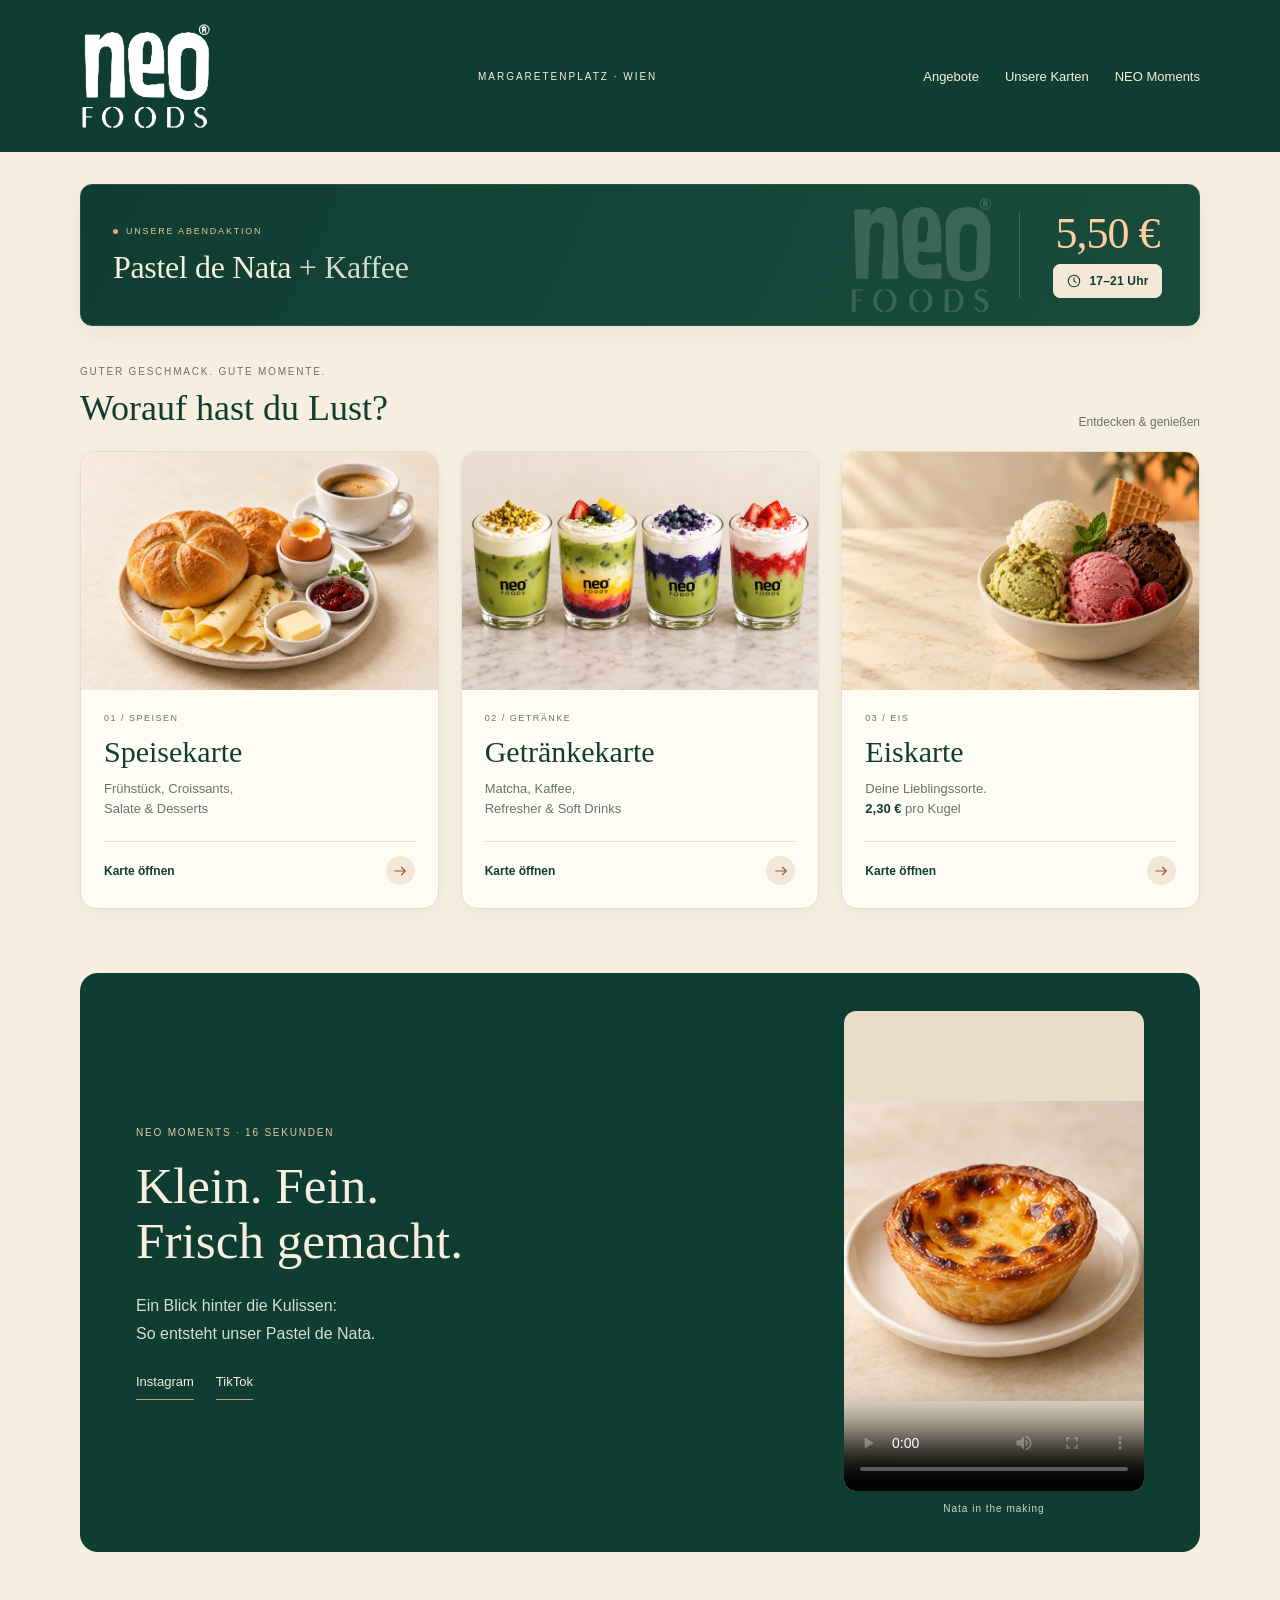
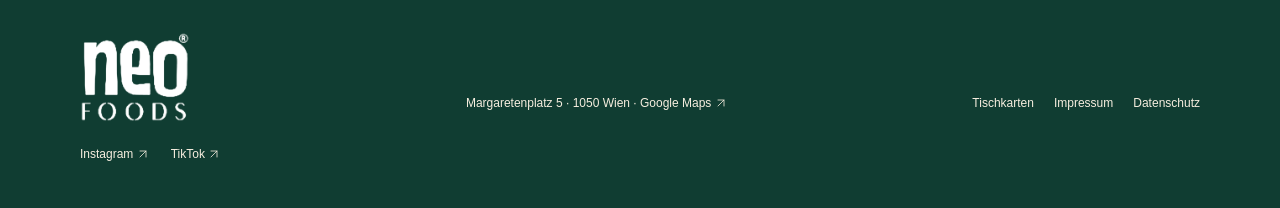
<file: index.html>
<!doctype html>
<html lang="de">
<head><meta charset="utf-8"><meta name="viewport" content="width=device-width,initial-scale=1"><meta name="theme-color" content="#103d32"><meta name="description" content="Die Karten von NEO FOODS Vienna: Speisen, Getränke und Eis. Entdecke unsere Angebote und NEO Moments mit Einblicken in die Zubereitung."><title>Unsere Karten | NEO FOODS Vienna</title><link rel="icon" type="image/png" href="neo-logo.png?v=13">
  <link rel="apple-touch-icon" href="neo-logo.png?v=13"><link rel="stylesheet" href="home-v10.css?v=31"></head>
<body>
<a class="skip-link" href="#karten">Direkt zu den Karten</a>
<header class="site-header"><a href="index.html" aria-label="NEO FOODS – Startseite"><img src="neo-logo.png?v=13" alt="NEO FOODS" width="150" height="123" fetchpriority="high"></a><span class="header-place">MARGARETENPLATZ · WIEN</span><nav aria-label="Hauptnavigation"><a href="#aktionen">Angebote</a><a href="#karten">Unsere Karten</a><a href="#moments">NEO Moments</a></nav></header>
<main>
<div class="menu-start">
<section class="offer" id="aktionen" aria-labelledby="offer-title"><div class="offer-copy"><p class="eyebrow"><span class="offer-dot" aria-hidden="true"></span> UNSERE ABENDAKTION</p><h1 id="offer-title">Pastel de Nata <span>+ Kaffee</span></h1></div><div class="offer-price"><strong>5,50 €</strong><span class="offer-time"><svg viewBox="0 0 24 24" width="16" height="16" fill="none" stroke="currentColor" stroke-width="1.6" stroke-linecap="round" stroke-linejoin="round" aria-hidden="true" focusable="false"><circle cx="12" cy="12" r="8.5"/><path d="M12 7v5l3 2"/></svg>17–21 Uhr</span></div></section>
<section class="menus" id="karten" aria-labelledby="menu-title"><div class="section-heading"><div><p class="eyebrow">GUTER GESCHMACK. GUTE MOMENTE.</p><h2 id="menu-title">Worauf hast du Lust?</h2></div><span class="menu-hint">Entdecken &amp; genießen</span></div>
<div class="menu-grid">
<a class="menu-tile" id="speisen" href="speisekarte.html"><div class="tile-photo"><img src="breakfast.webp?v=11" alt="" width="600" height="400" loading="lazy"></div><div class="tile-copy"><span class="tile-number">01 / SPEISEN</span><h3>Speisekarte</h3><p>Frühstück, Croissants,<br>Salate &amp; Desserts</p><span class="tile-cta">Karte öffnen <span class="tile-arrow" aria-hidden="true"><svg class="ui-icon" viewBox="0 0 24 24" width="18" height="18" fill="none" stroke="currentColor" stroke-width="1.6" stroke-linecap="round" stroke-linejoin="round" aria-hidden="true" focusable="false"><path d="M5 12h14m-5-5 5 5-5 5"/></svg></span></span></div></a>
<a class="menu-tile" id="getraenke" href="getraenkekarte.html"><div class="tile-photo"><img src="matcha.webp?v=11" alt="" width="600" height="400" loading="lazy"></div><div class="tile-copy"><span class="tile-number">02 / GETRÄNKE</span><h3>Getränkekarte</h3><p>Matcha, Kaffee,<br>Refresher &amp; Soft Drinks</p><span class="tile-cta">Karte öffnen <span class="tile-arrow" aria-hidden="true"><svg class="ui-icon" viewBox="0 0 24 24" width="18" height="18" fill="none" stroke="currentColor" stroke-width="1.6" stroke-linecap="round" stroke-linejoin="round" aria-hidden="true" focusable="false"><path d="M5 12h14m-5-5 5 5-5 5"/></svg></span></span></div></a>
<a class="menu-tile" id="eis" href="eiskarte.html"><div class="tile-photo"><img src="ice.webp?v=11" alt="" width="600" height="400" loading="lazy"></div><div class="tile-copy"><span class="tile-number">03 / EIS</span><h3>Eiskarte</h3><p>Deine Lieblingssorte.<br><strong>2,30 €</strong> pro Kugel</p><span class="tile-cta">Karte öffnen <span class="tile-arrow" aria-hidden="true"><svg class="ui-icon" viewBox="0 0 24 24" width="18" height="18" fill="none" stroke="currentColor" stroke-width="1.6" stroke-linecap="round" stroke-linejoin="round" aria-hidden="true" focusable="false"><path d="M5 12h14m-5-5 5 5-5 5"/></svg></span></span></div></a>
</div></section>
</div>
<section class="moments-section moments-feature" id="moments" aria-labelledby="moments-title"><div class="moments-copy"><p class="eyebrow">NEO MOMENTS · 16 SEKUNDEN</p><h2 id="moments-title">Klein. Fein.<br>Frisch gemacht.</h2><p>Ein Blick hinter die Kulissen:<br>So entsteht unser Pastel de Nata.</p><div class="social-links"><a href="https://www.instagram.com/neo_foods_vienna/" target="_blank" rel="noopener">Instagram</a><a href="https://www.tiktok.com/@neo_foods_vienna" target="_blank" rel="noopener">TikTok</a></div></div><div class="moments-film"><video controls playsinline preload="metadata" poster="nata-poster.png" aria-label="Nata in the making – so entsteht unser Pastel de Nata"><source src="neo-nata.mp4" type="video/mp4"><a href="neo-nata.mp4">Video öffnen</a></video><span>Nata in the making</span></div></section>

</main><footer class="footer"><div><span class="brand-mark"><img src="neo-logo.png?v=13" alt="NEO FOODS" width="150" height="123"></span><div class="social-links"><a href="https://www.instagram.com/neo_foods_vienna/" target="_blank" rel="noopener">Instagram <svg class="ui-icon" viewBox="0 0 24 24" width="20" height="20" fill="none" stroke="currentColor" stroke-width="1.6" stroke-linecap="round" stroke-linejoin="round" aria-hidden="true" focusable="false"><path d="M6 18 18 6M6 6h12v12"/></svg></a><a href="https://www.tiktok.com/@neo_foods_vienna" target="_blank" rel="noopener">TikTok <svg class="ui-icon" viewBox="0 0 24 24" width="20" height="20" fill="none" stroke="currentColor" stroke-width="1.6" stroke-linecap="round" stroke-linejoin="round" aria-hidden="true" focusable="false"><path d="M6 18 18 6M6 6h12v12"/></svg></a></div></div><a class="map-link" href="https://www.google.com/maps?cid=4821702519984373930" target="_blank" rel="noopener">Margaretenplatz 5 · 1050 Wien · Google Maps <svg class="ui-icon" viewBox="0 0 24 24" width="20" height="20" fill="none" stroke="currentColor" stroke-width="1.6" stroke-linecap="round" stroke-linejoin="round" aria-hidden="true" focusable="false"><path d="M6 18 18 6M6 6h12v12"/></svg></a><nav aria-label="Downloads und Rechtliches"><a href="tischkarten.html">Tischkarten</a><a href="impressum.html">Impressum</a><a href="datenschutz.html">Datenschutz</a></nav></footer><script src="moments.js?v=20" defer></script><script src="menu-transition.js?v=22" defer></script></body></html>
</file>
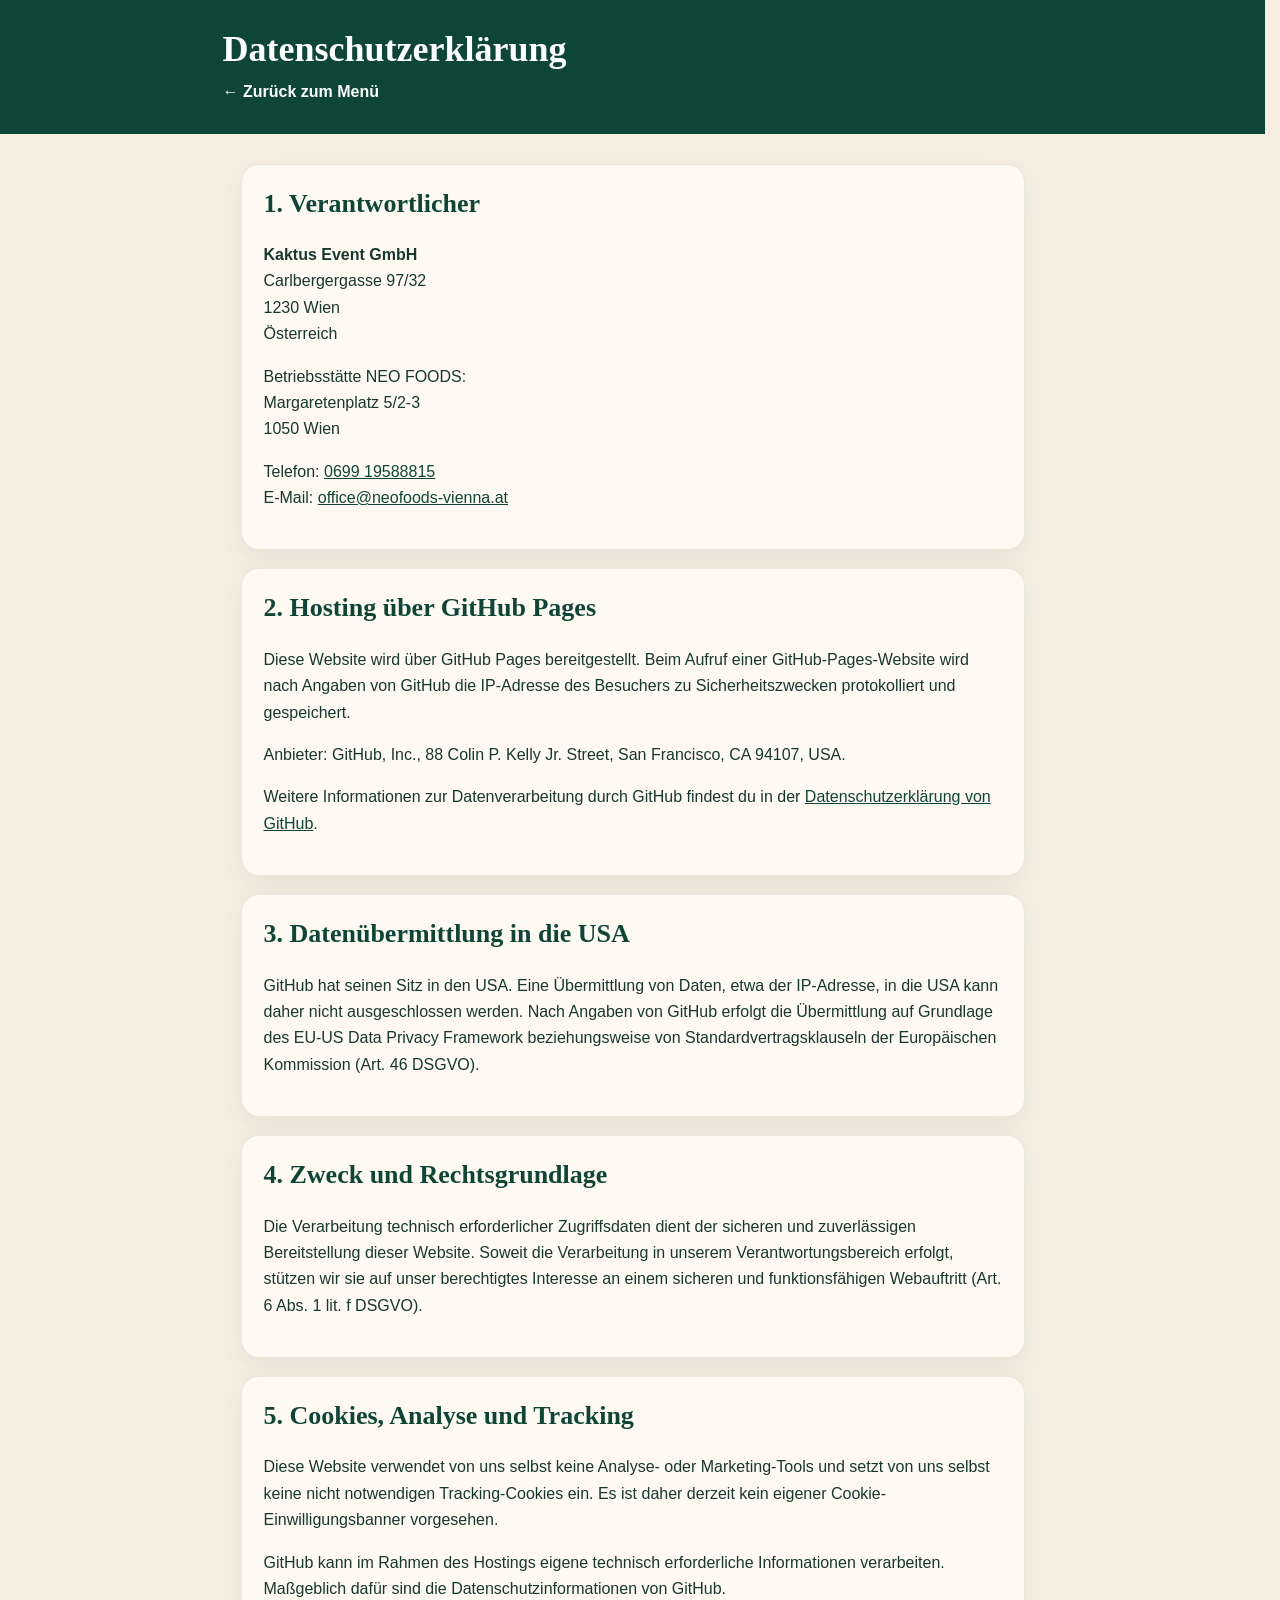
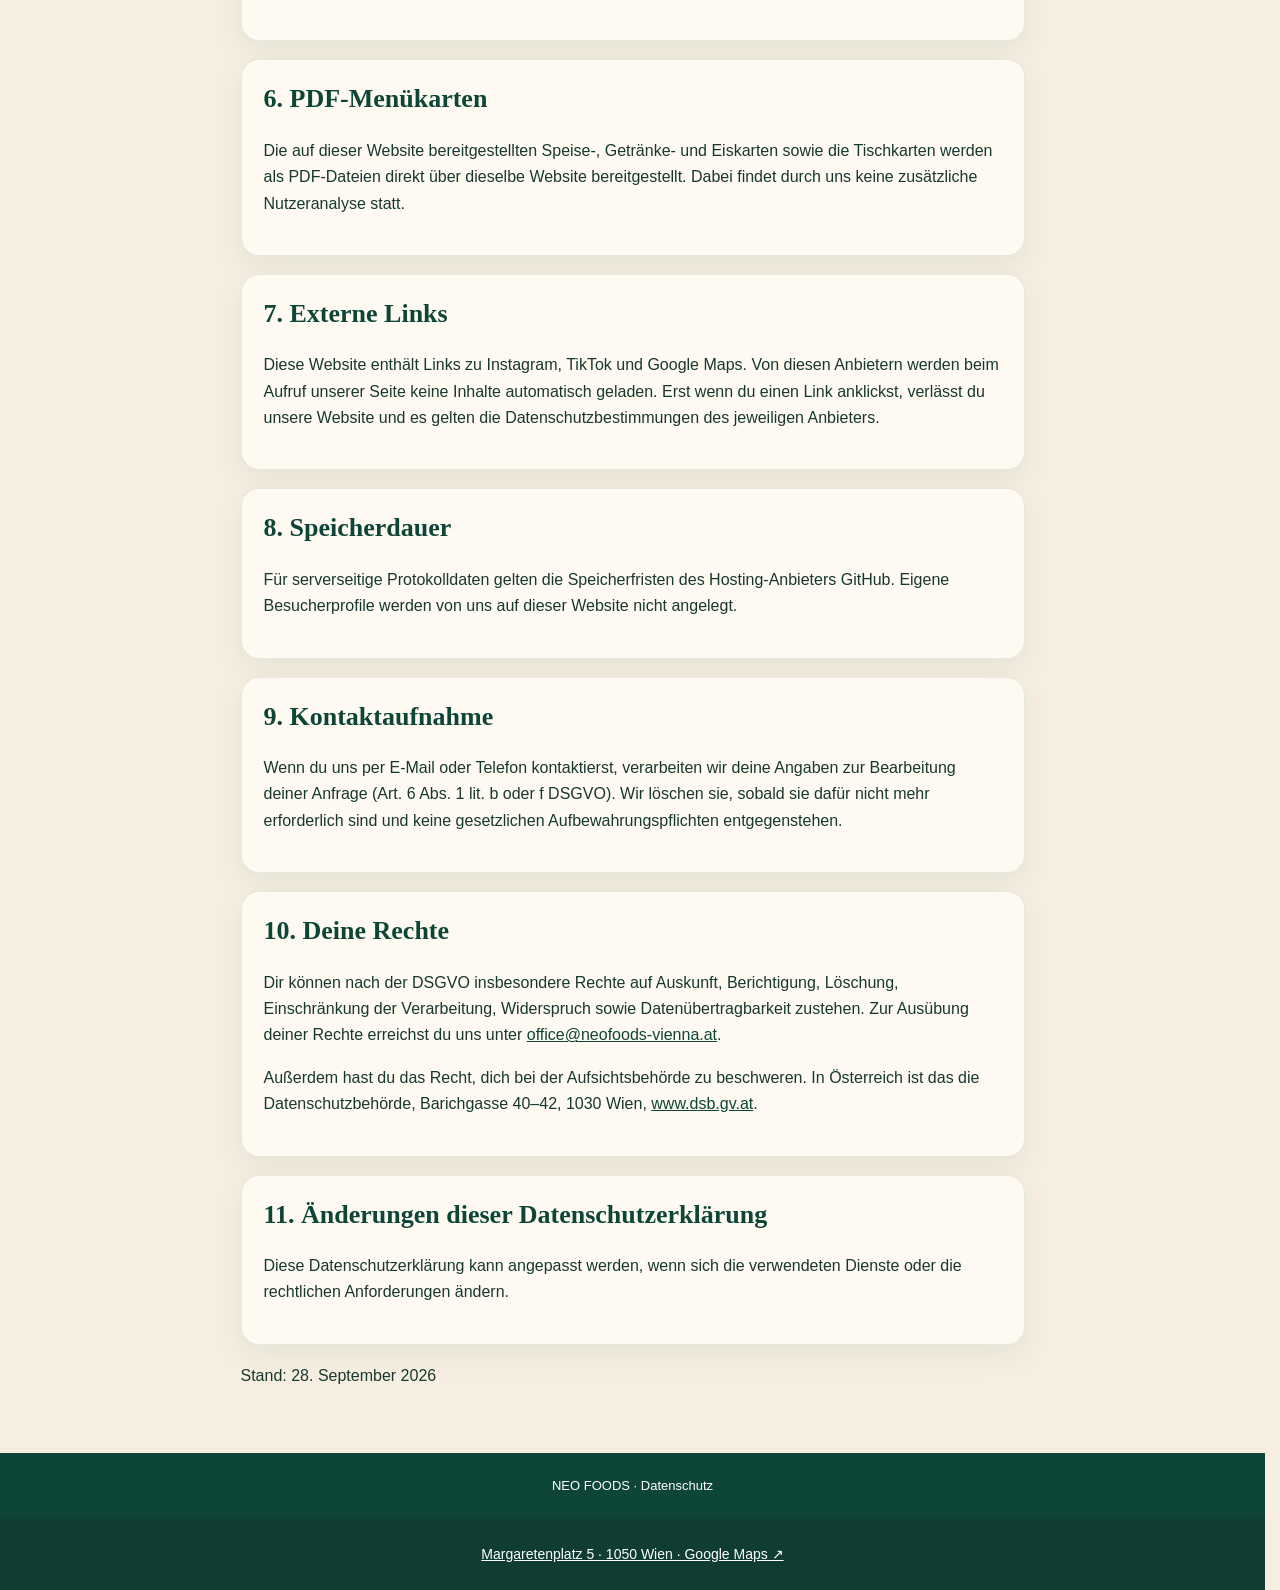
<file: datenschutz.html>
<!doctype html>
<html lang="de">
<head>
  <meta charset="utf-8">
  <meta name="viewport" content="width=device-width,initial-scale=1">
  <title>Datenschutz | NEO FOODS</title>
  
  <style>
    :root{
      --green:#0d4637;
      --cream:#f6efe1;
      --orange:#f5822a;
      --ink:#17382f;
      --white:#ffffff;
    }
    *{box-sizing:border-box}
    body{
      margin:0;
      font-family:Arial,Helvetica,sans-serif;
      background:var(--cream);
      color:var(--ink);
      line-height:1.65;
    }
    header{
      background:var(--green);
      color:white;
      padding:28px 18px;
    }
    header .wrap, main{
      max-width:820px;
      margin:0 auto;
    }
    header h1{
      margin:0;
      font-family:Georgia,"Times New Roman",serif;
      font-size:36px;
    }
    main{
      padding:30px 18px 48px;
    }
    section{
      background:#fffaf1;
      border:1px solid rgba(13,70,55,.10);
      border-radius:18px;
      padding:22px;
      margin-bottom:18px;
      box-shadow:0 10px 28px rgba(13,70,55,.07);
    }
    h2{
      margin-top:0;
      color:var(--green);
      font-family:Georgia,"Times New Roman",serif;
    }
    a{color:var(--green)}
    .back{
      display:inline-block;
      margin-top:8px;
      color:white;
      text-decoration:none;
      font-weight:700;
    }
    .placeholder{
      background:#fff1e6;
      border-left:4px solid var(--orange);
      padding:10px 12px;
      border-radius:8px;
      font-weight:700;
    }
    footer{
      background:var(--green);
      color:white;
      text-align:center;
      padding:22px 16px;
      font-size:13px;
    }
  </style>

<link rel="stylesheet" href="legal-mobile.css?v=9"></head>
<body>
  <header>
    <div class="wrap">
      <h1>Datenschutzerklärung</h1>
      <a class="back" href="index.html">← Zurück zum Menü</a>
    </div>
  </header>

  <main>
<section>
<h2>1. Verantwortlicher</h2>
<p><strong>Kaktus Event GmbH</strong><br>Carlbergergasse 97/32<br>1230 Wien<br>Österreich</p>
<p>Betriebsstätte NEO FOODS:<br>Margaretenplatz 5/2-3<br>1050 Wien</p>
<p>Telefon: <a href="tel:+4369919588815">0699 19588815</a><br>E-Mail: <a href="mailto:office@neofoods-vienna.at">office@neofoods-vienna.at</a></p>
</section>
<section>
<h2>2. Hosting über GitHub Pages</h2>
<p>Diese Website wird über GitHub Pages bereitgestellt. Beim Aufruf einer GitHub-Pages-Website wird nach Angaben von GitHub die IP-Adresse des Besuchers zu Sicherheitszwecken protokolliert und gespeichert.</p>
<p>Anbieter: GitHub, Inc., 88 Colin P. Kelly Jr. Street, San Francisco, CA 94107, USA.</p>
<p>Weitere Informationen zur Datenverarbeitung durch GitHub findest du in der <a href="https://docs.github.com/en/site-policy/privacy-policies/github-privacy-statement">Datenschutzerklärung von GitHub</a>.</p>
</section>
<section>
<h2>3. Datenübermittlung in die USA</h2>
<p>GitHub hat seinen Sitz in den USA. Eine Übermittlung von Daten, etwa der IP-Adresse, in die USA kann daher nicht ausgeschlossen werden. Nach Angaben von GitHub erfolgt die Übermittlung auf Grundlage des EU-US Data Privacy Framework beziehungsweise von Standardvertragsklauseln der Europäischen Kommission (Art. 46 DSGVO).</p>
</section>
<section>
<h2>4. Zweck und Rechtsgrundlage</h2>
<p>Die Verarbeitung technisch erforderlicher Zugriffsdaten dient der sicheren und zuverlässigen Bereitstellung dieser Website. Soweit die Verarbeitung in unserem Verantwortungsbereich erfolgt, stützen wir sie auf unser berechtigtes Interesse an einem sicheren und funktionsfähigen Webauftritt (Art. 6 Abs. 1 lit. f DSGVO).</p>
</section>
<section>
<h2>5. Cookies, Analyse und Tracking</h2>
<p>Diese Website verwendet von uns selbst keine Analyse- oder Marketing-Tools und setzt von uns selbst keine nicht notwendigen Tracking-Cookies ein. Es ist daher derzeit kein eigener Cookie-Einwilligungsbanner vorgesehen.</p>
<p>GitHub kann im Rahmen des Hostings eigene technisch erforderliche Informationen verarbeiten. Maßgeblich dafür sind die Datenschutzinformationen von GitHub.</p>
</section>
<section>
<h2>6. PDF-Menükarten</h2>
<p>Die auf dieser Website bereitgestellten Speise-, Getränke- und Eiskarten sowie die Tischkarten werden als PDF-Dateien direkt über dieselbe Website bereitgestellt. Dabei findet durch uns keine zusätzliche Nutzeranalyse statt.</p>
</section>
<section>
<h2>7. Externe Links</h2>
<p>Diese Website enthält Links zu Instagram, TikTok und Google Maps. Von diesen Anbietern werden beim Aufruf unserer Seite keine Inhalte automatisch geladen. Erst wenn du einen Link anklickst, verlässt du unsere Website und es gelten die Datenschutzbestimmungen des jeweiligen Anbieters.</p>
</section>
<section>
<h2>8. Speicherdauer</h2>
<p>Für serverseitige Protokolldaten gelten die Speicherfristen des Hosting-Anbieters GitHub. Eigene Besucherprofile werden von uns auf dieser Website nicht angelegt.</p>
</section>
<section>
<h2>9. Kontaktaufnahme</h2>
<p>Wenn du uns per E-Mail oder Telefon kontaktierst, verarbeiten wir deine Angaben zur Bearbeitung deiner Anfrage (Art. 6 Abs. 1 lit. b oder f DSGVO). Wir löschen sie, sobald sie dafür nicht mehr erforderlich sind und keine gesetzlichen Aufbewahrungspflichten entgegenstehen.</p>
</section>
<section>
<h2>10. Deine Rechte</h2>
<p>Dir können nach der DSGVO insbesondere Rechte auf Auskunft, Berichtigung, Löschung, Einschränkung der Verarbeitung, Widerspruch sowie Datenübertragbarkeit zustehen. Zur Ausübung deiner Rechte erreichst du uns unter <a href="mailto:office@neofoods-vienna.at">office@neofoods-vienna.at</a>.</p>
<p>Außerdem hast du das Recht, dich bei der Aufsichtsbehörde zu beschweren. In Österreich ist das die Datenschutzbehörde, Barichgasse 40–42, 1030 Wien, <a href="https://www.dsb.gv.at/">www.dsb.gv.at</a>.</p>
</section>
<section>
<h2>11. Änderungen dieser Datenschutzerklärung</h2>
<p>Diese Datenschutzerklärung kann angepasst werden, wenn sich die verwendeten Dienste oder die rechtlichen Anforderungen ändern.</p>
</section>
<p class="privacy-updated">Stand: <time datetime="2026-09-28">28. September 2026</time></p>
</main>

  <footer>NEO FOODS · Datenschutz</footer>
<footer class="legal-footer"><a class="map-link" href="https://www.google.com/maps?cid=4821702519984373930" target="_blank" rel="noopener">Margaretenplatz 5 · 1050 Wien · Google Maps ↗</a></footer></body>
</html>
</file>
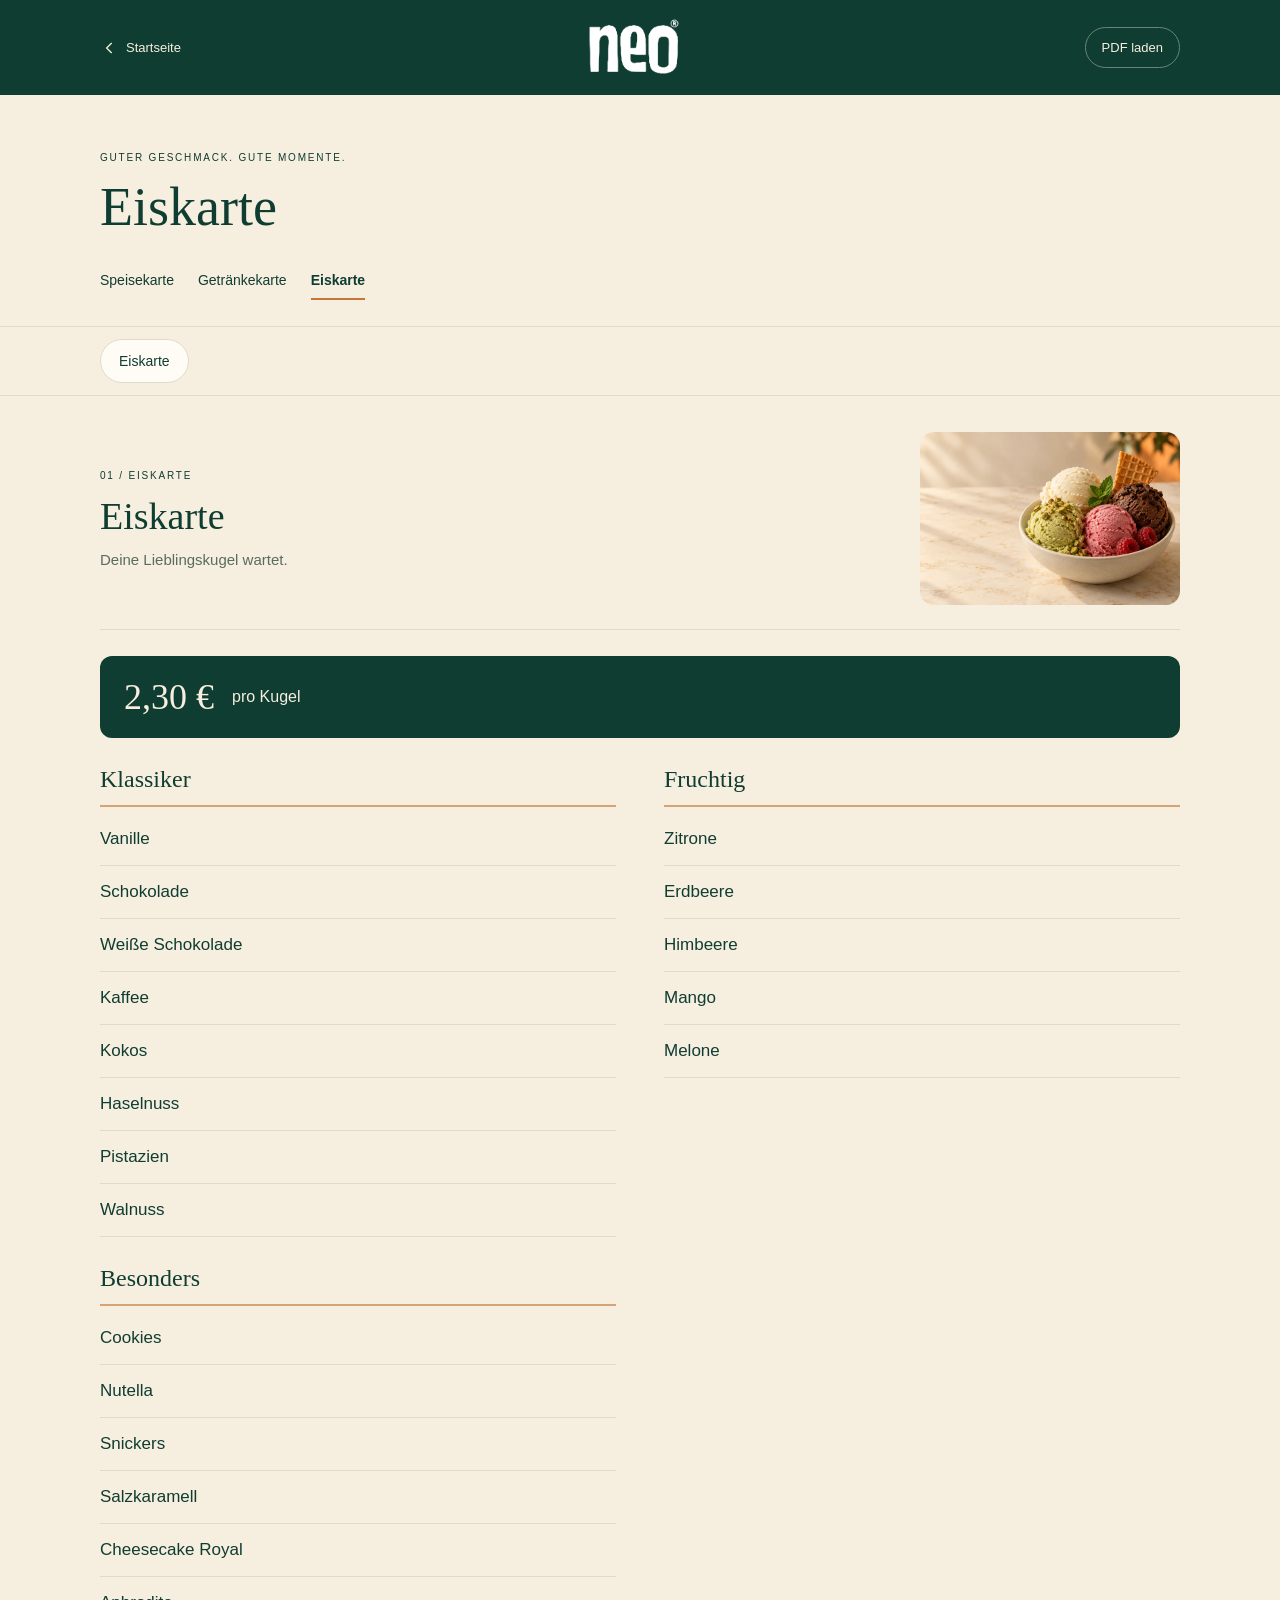
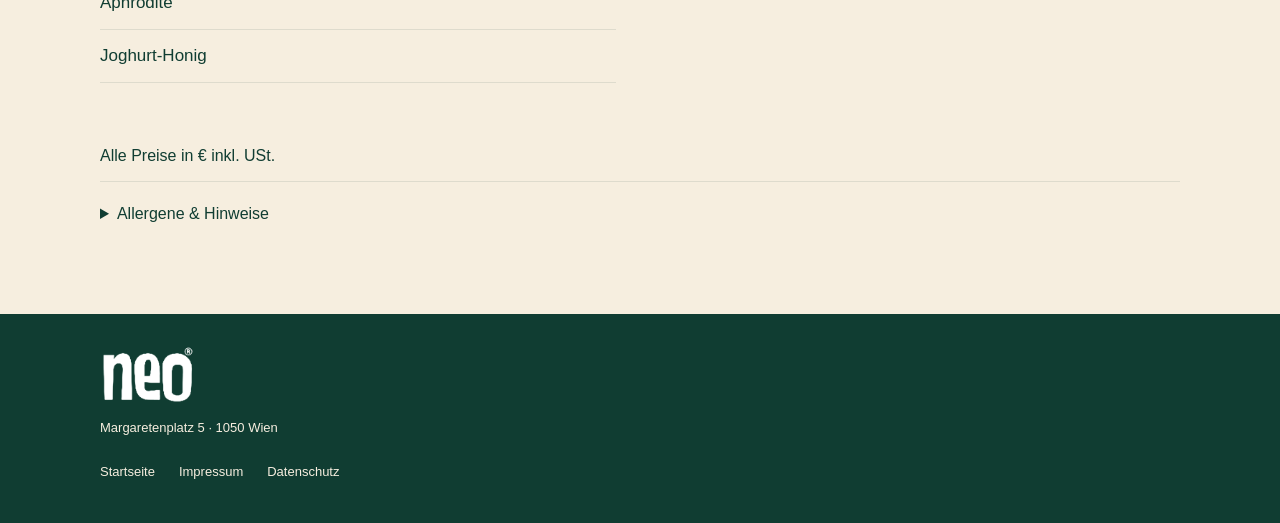
<file: eiskarte.html>
<!DOCTYPE html>
<html lang="de"><head><meta charset="utf-8"/><meta content="width=device-width,initial-scale=1" name="viewport"/><meta content="#103d32" name="theme-color"/><meta content="Eiskarte von NEO FOODS Vienna. Alle Produkte und Preise direkt lesen." name="description"/><title>Eiskarte | NEO FOODS</title><link href="readable-menu.css?v=29" rel="stylesheet"/></head><body><a class="skip" href="#menu-content">Zur Karte</a><header class="menu-header"><a class="back" href="index.html"><svg aria-hidden="true" fill="none" height="20" stroke="currentColor" stroke-width="1.6" viewbox="0 0 24 24" width="20"><path d="m14 6-6 6 6 6"></path></svg><span>Startseite</span></a><a aria-label="NEO FOODS Startseite" class="logo" href="index.html"><img alt="NEO FOODS" height="79" src="neo-logo.png" width="110"/></a><a class="pdf-link" download="" href="eiskarte.pdf">PDF laden</a></header><main id="menu-content"><div class="menu-heading"><p class="eyebrow">GUTER GESCHMACK. GUTE MOMENTE.</p><h1>Eiskarte</h1><nav aria-label="Unsere Karten" class="menu-switch"><a href="speisekarte.html">Speisekarte</a><a href="getraenkekarte.html">Getränkekarte</a><a aria-current="page" href="eiskarte.html">Eiskarte</a></nav></div><nav aria-label="Kategorien" class="category-nav" id="cms-category-nav"></nav><div class="menu-content"><div data-source="content/eiskarte.json" id="cms-menu"></div><p class="price-note">Alle Preise in € inkl. USt.</p><details class="allergens"><summary>Allergene &amp; Hinweise</summary><p>A Gluten · B Krebstiere · C Ei · D Fisch · E Erdnuss · F Soja · G Milch/Laktose · H Schalenfrüchte · L Sellerie · M Senf · N Sesam · O Sulfite · P Lupinen · R Weichtiere</p><p>Weitere Allergene sind je nach Sorte möglich, auch Spuren. Bitte frag unser Team. Informationen zu Allergenen erhältst du bei unserem Team.</p></details></div></main><footer><a class="logo" href="index.html"><img alt="NEO FOODS" height="79" src="neo-logo.png" width="110"/></a><p>Margaretenplatz 5 · 1050 Wien</p><nav><a href="index.html">Startseite</a><a href="impressum.html">Impressum</a><a href="datenschutz.html">Datenschutz</a></nav></footer><script defer="" src="menu-cms.js"></script></body></html>
</file>
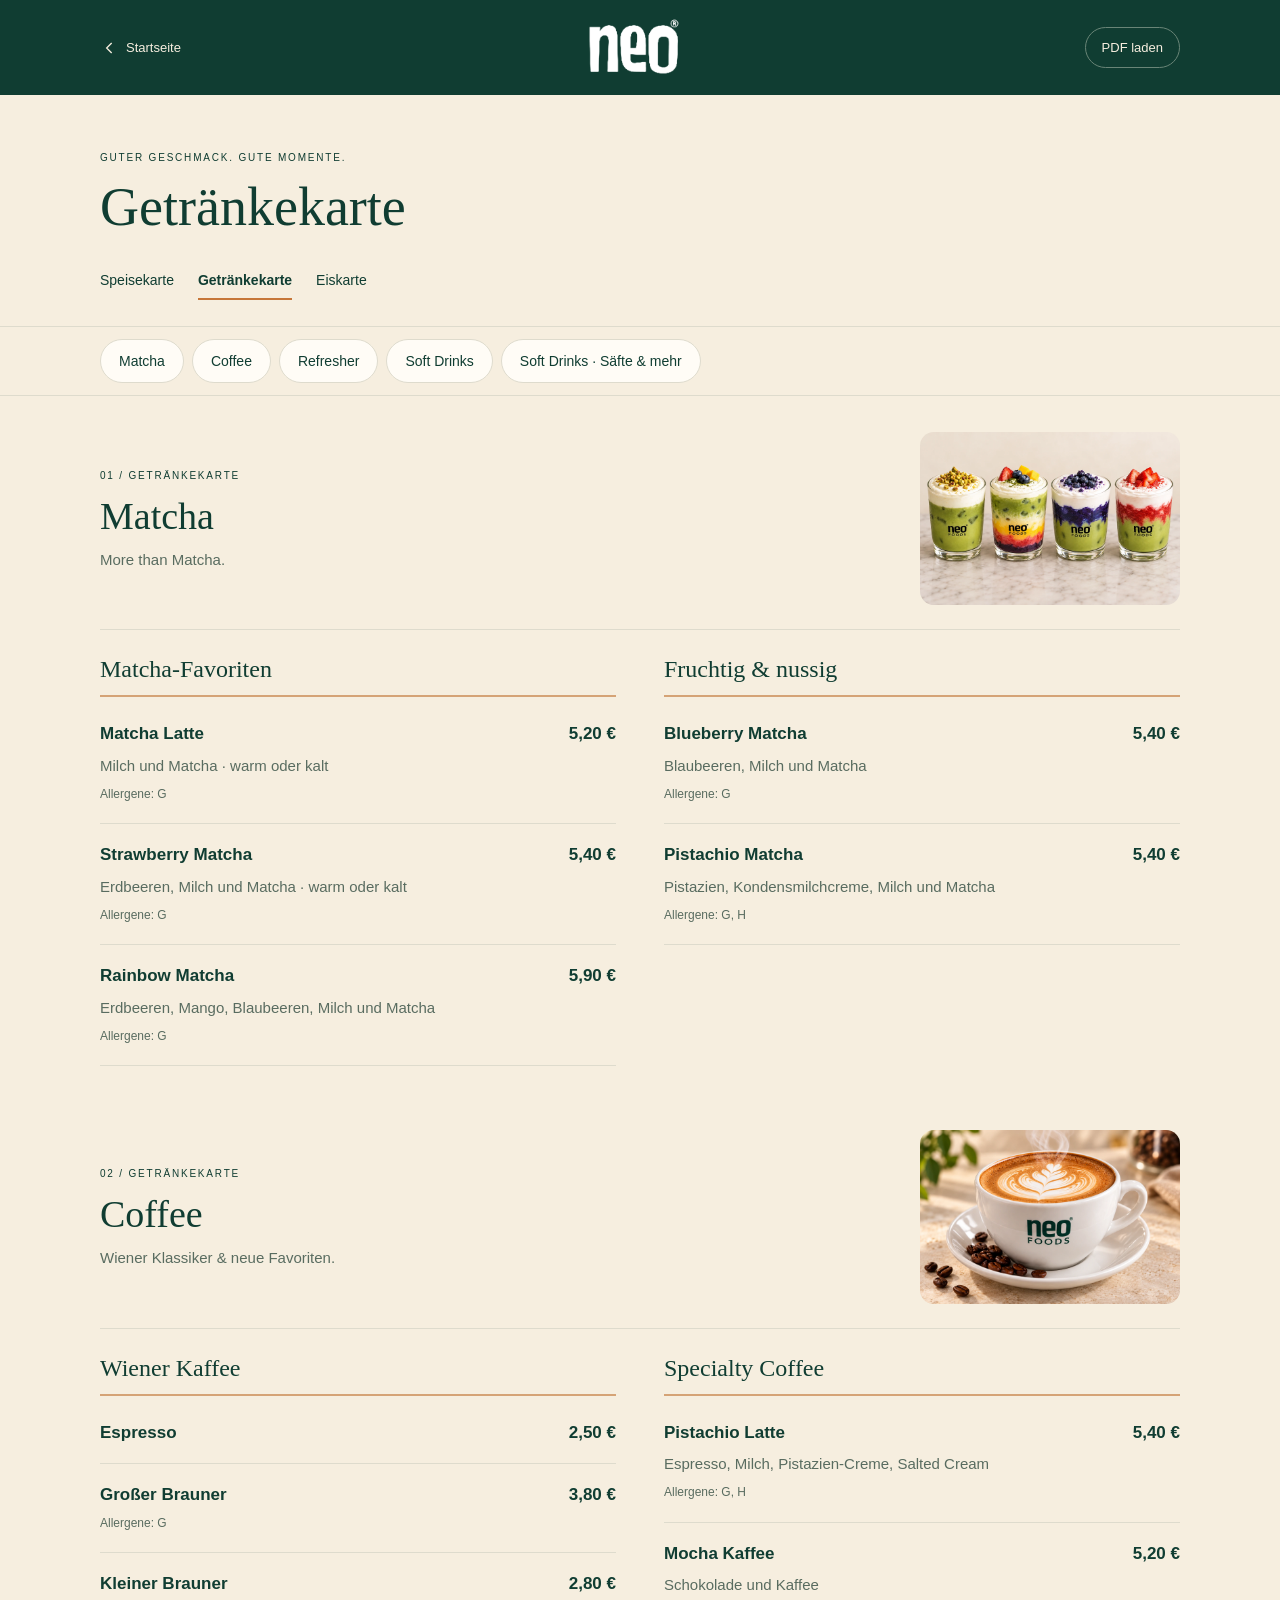
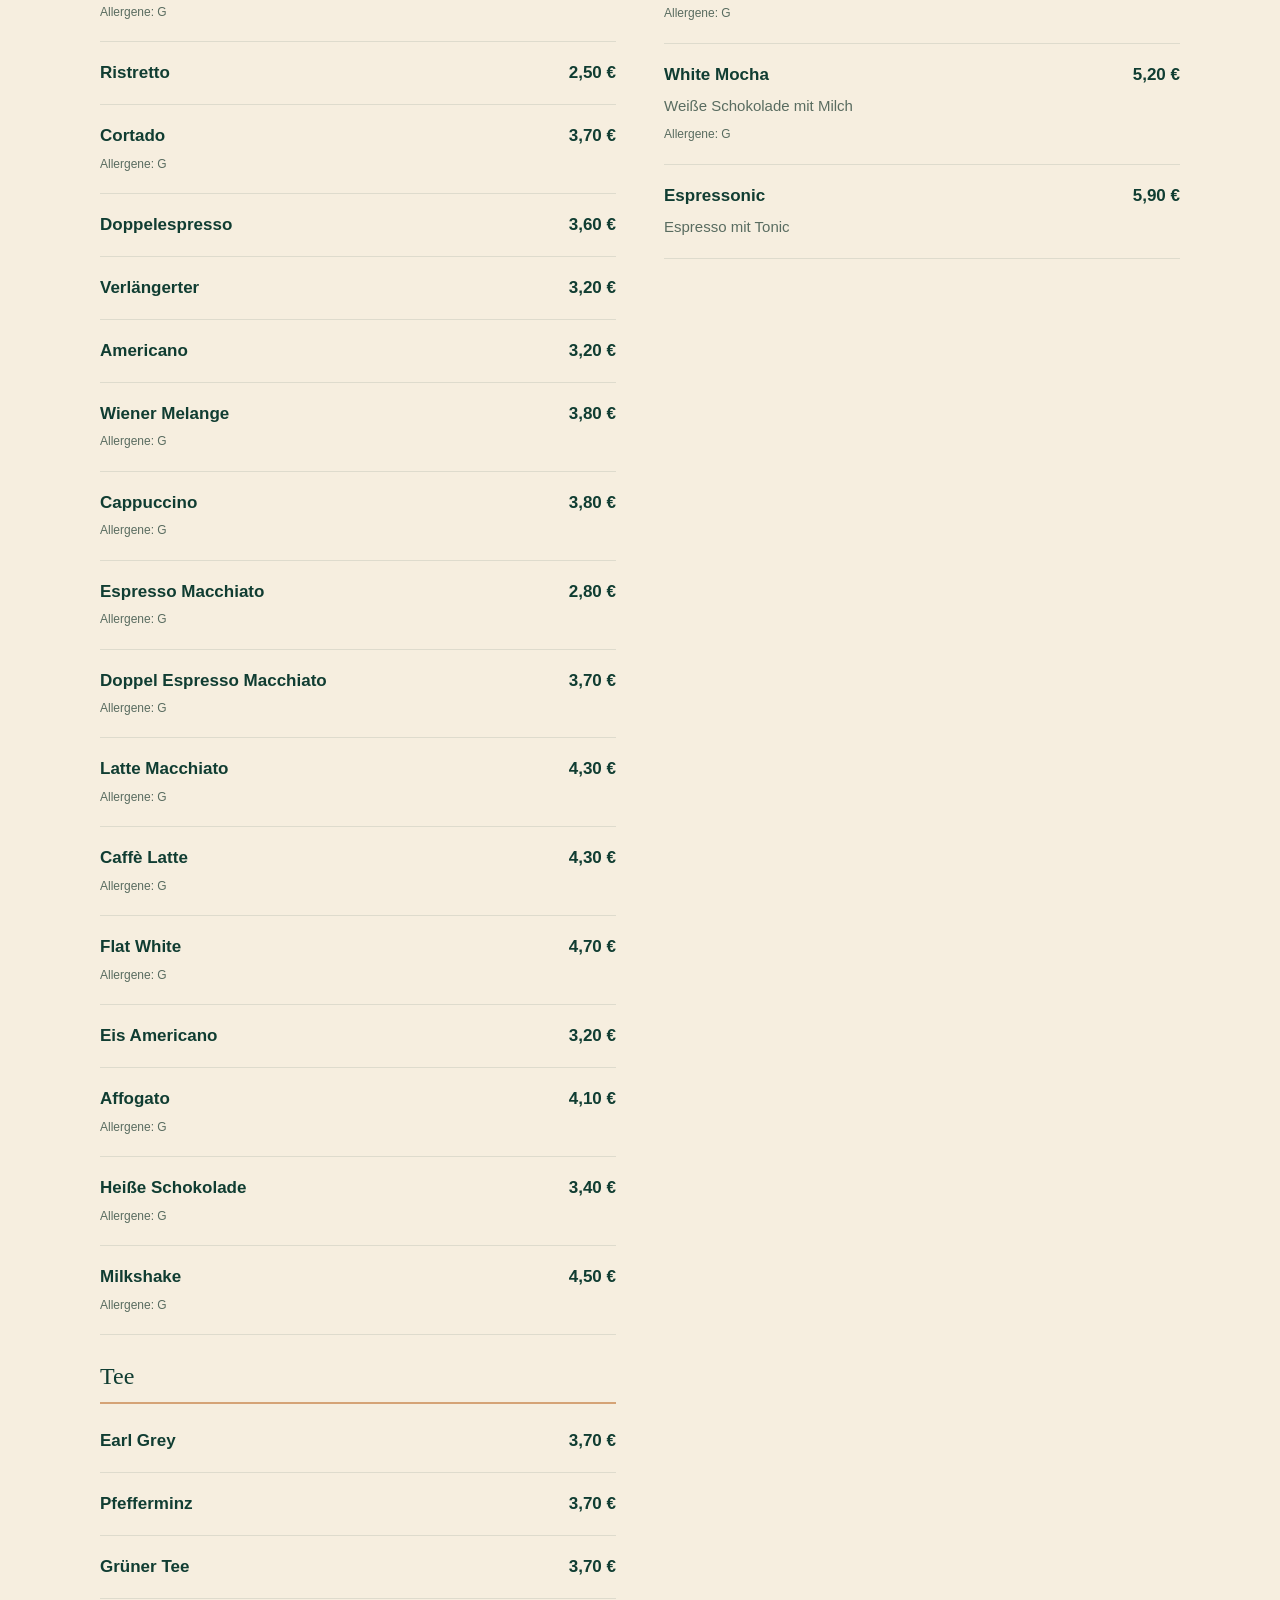
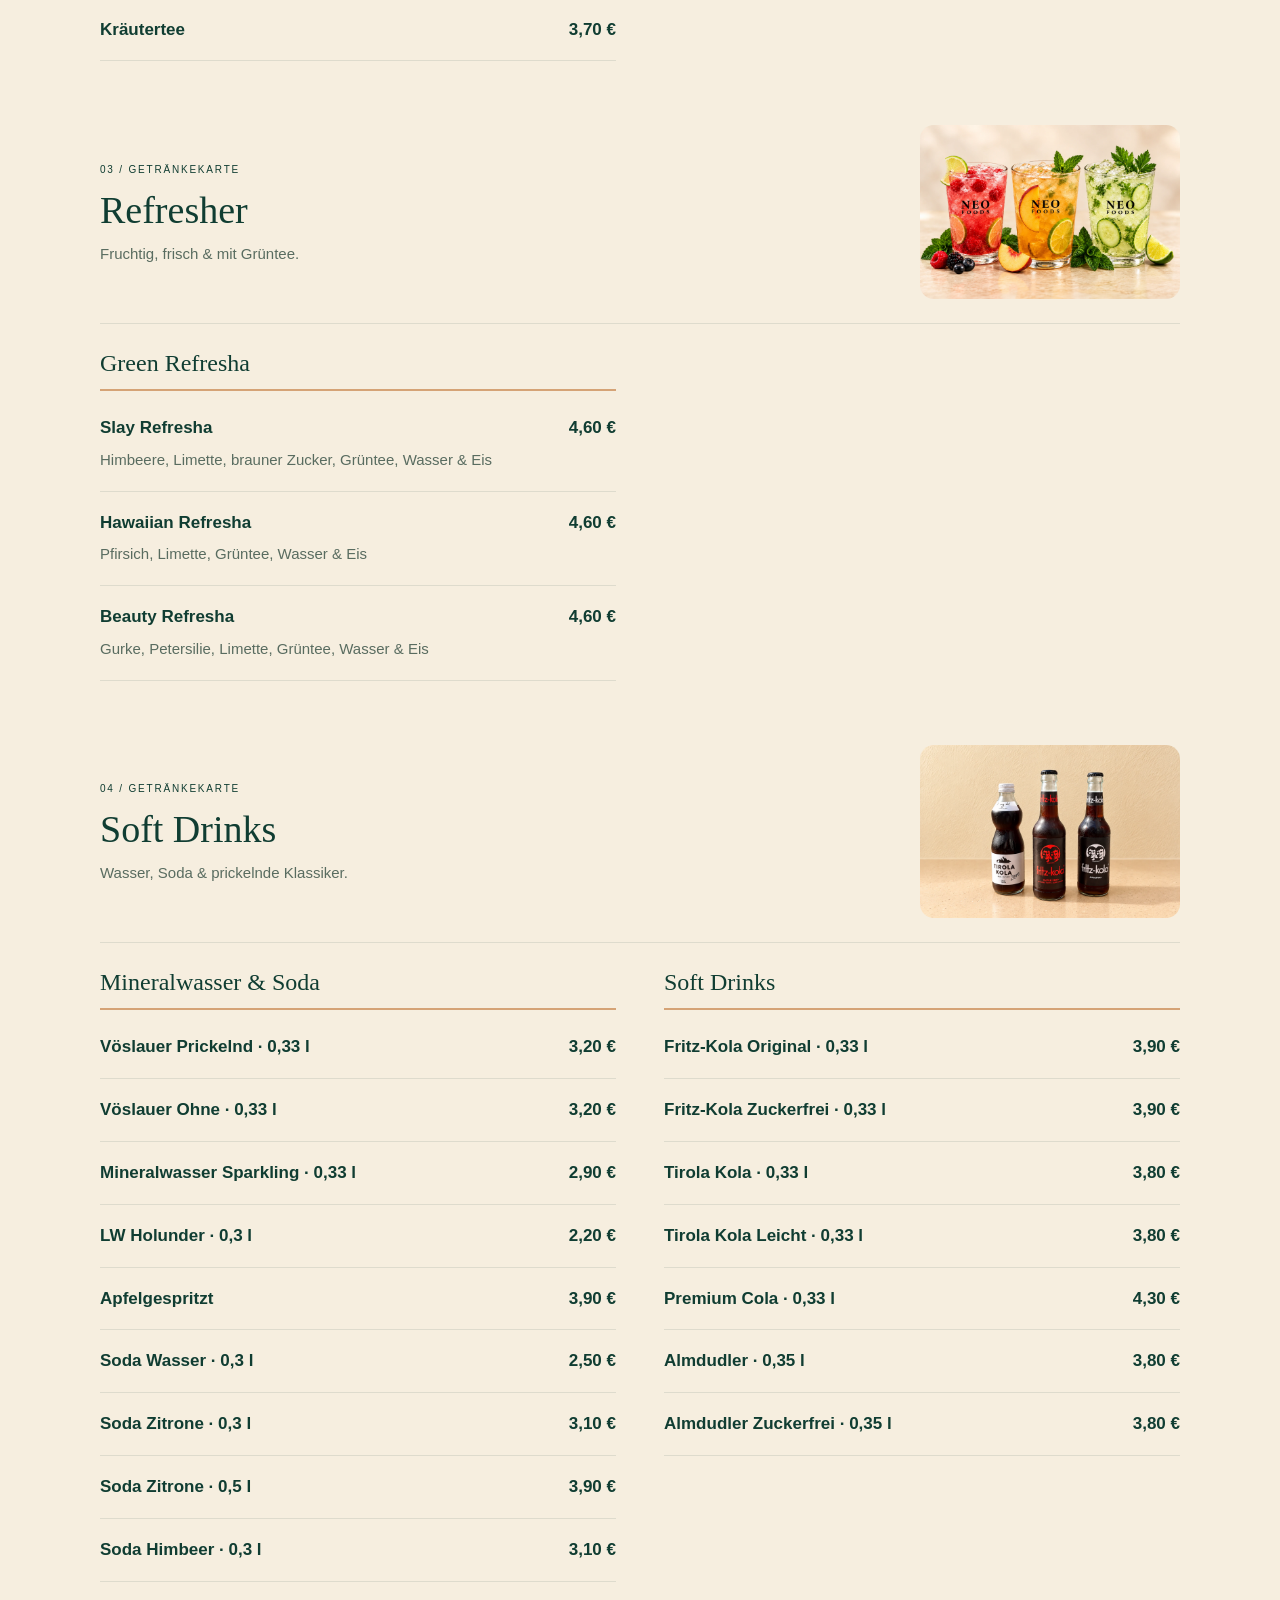
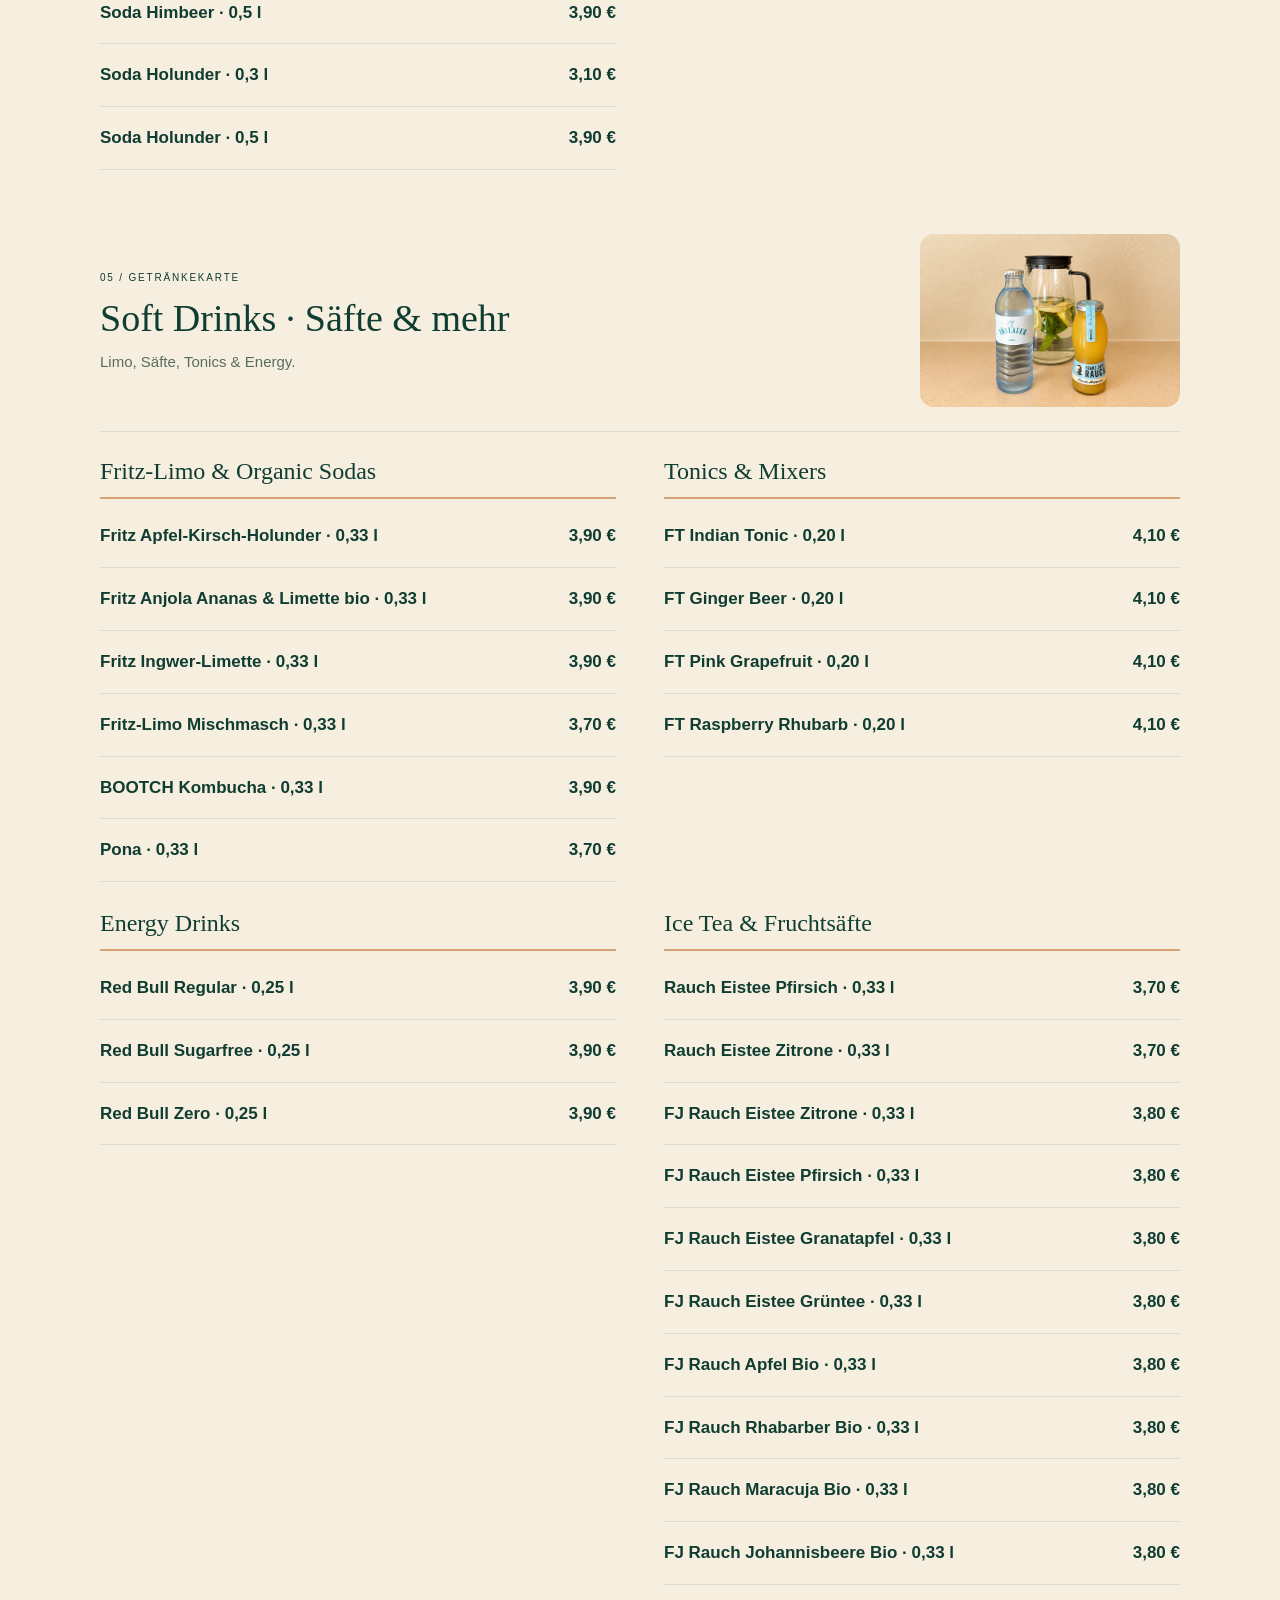
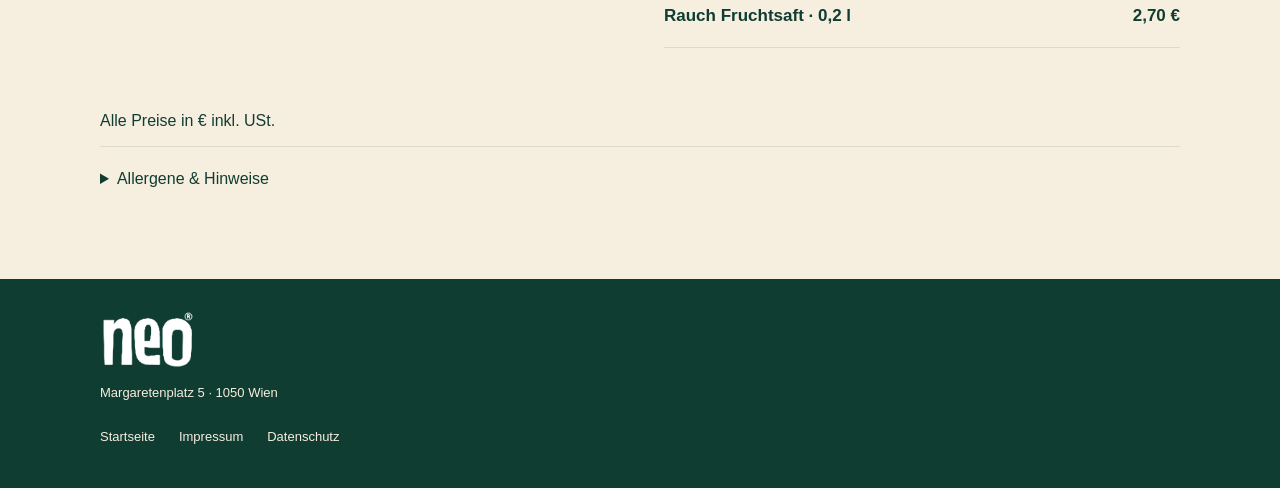
<file: getraenkekarte.html>
<!DOCTYPE html>
<html lang="de"><head><meta charset="utf-8"/><meta content="width=device-width,initial-scale=1" name="viewport"/><meta content="#103d32" name="theme-color"/><meta content="Getränkekarte von NEO FOODS Vienna. Alle Produkte und Preise direkt lesen." name="description"/><title>Getränkekarte | NEO FOODS</title><link href="readable-menu.css?v=29" rel="stylesheet"/></head><body><a class="skip" href="#menu-content">Zur Karte</a><header class="menu-header"><a class="back" href="index.html"><svg aria-hidden="true" fill="none" height="20" stroke="currentColor" stroke-width="1.6" viewbox="0 0 24 24" width="20"><path d="m14 6-6 6 6 6"></path></svg><span>Startseite</span></a><a aria-label="NEO FOODS Startseite" class="logo" href="index.html"><img alt="NEO FOODS" height="79" src="neo-logo.png" width="110"/></a><a class="pdf-link" download="" href="getraenkekarte.pdf">PDF laden</a></header><main id="menu-content"><div class="menu-heading"><p class="eyebrow">GUTER GESCHMACK. GUTE MOMENTE.</p><h1>Getränkekarte</h1><nav aria-label="Unsere Karten" class="menu-switch"><a href="speisekarte.html">Speisekarte</a><a aria-current="page" href="getraenkekarte.html">Getränkekarte</a><a href="eiskarte.html">Eiskarte</a></nav></div><nav aria-label="Kategorien" class="category-nav" id="cms-category-nav"></nav><div class="menu-content"><div data-source="content/getraenkekarte.json" id="cms-menu"></div><p class="price-note">Alle Preise in € inkl. USt.</p><details class="allergens"><summary>Allergene &amp; Hinweise</summary><p>A Gluten · B Krebstiere · C Ei · D Fisch · E Erdnuss · F Soja · G Milch/Laktose · H Schalenfrüchte · L Sellerie · M Senf · N Sesam · O Sulfite · P Lupinen · R Weichtiere</p><p>Weitere Allergene sind je nach pflanzlicher Milchalternative möglich. Informationen zu Allergenen erhältst du bei unserem Team.</p></details></div></main><footer><a class="logo" href="index.html"><img alt="NEO FOODS" height="79" src="neo-logo.png" width="110"/></a><p>Margaretenplatz 5 · 1050 Wien</p><nav><a href="index.html">Startseite</a><a href="impressum.html">Impressum</a><a href="datenschutz.html">Datenschutz</a></nav></footer><script defer="" src="menu-cms.js"></script></body></html>
</file>
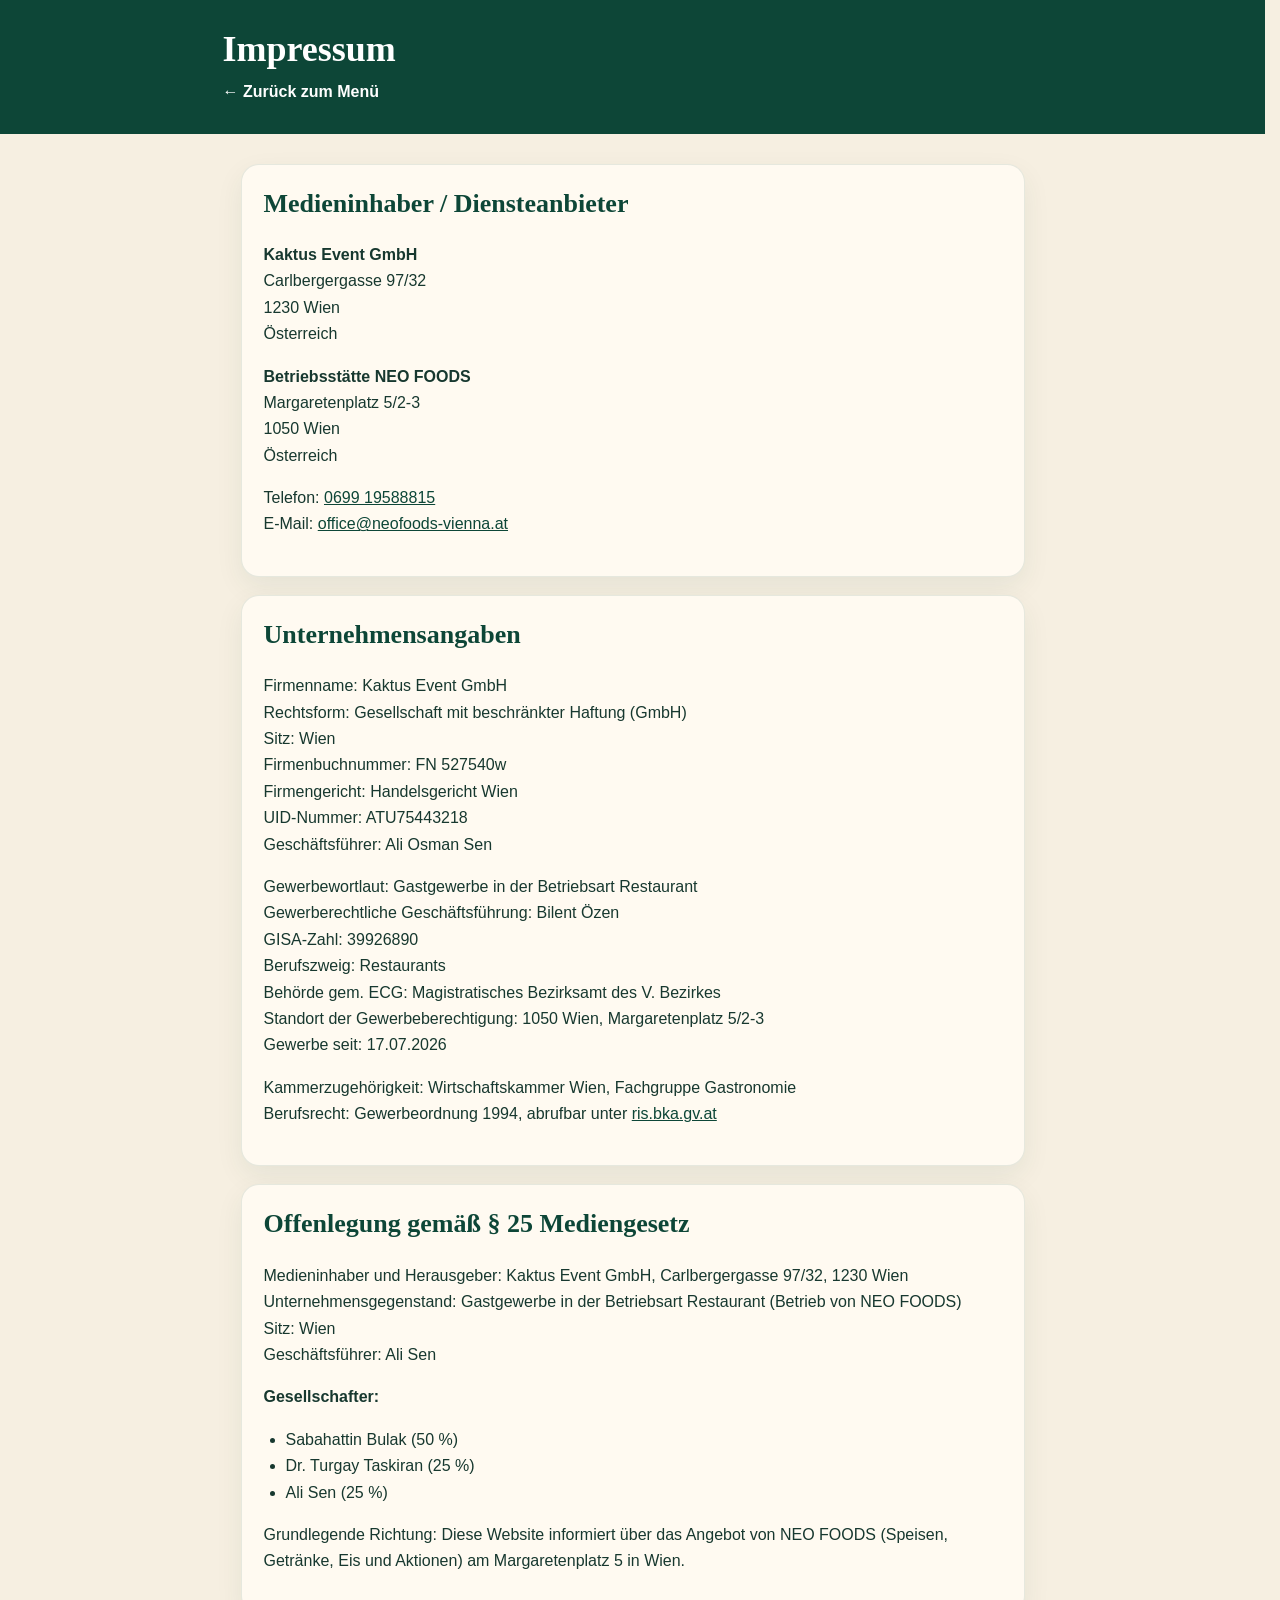
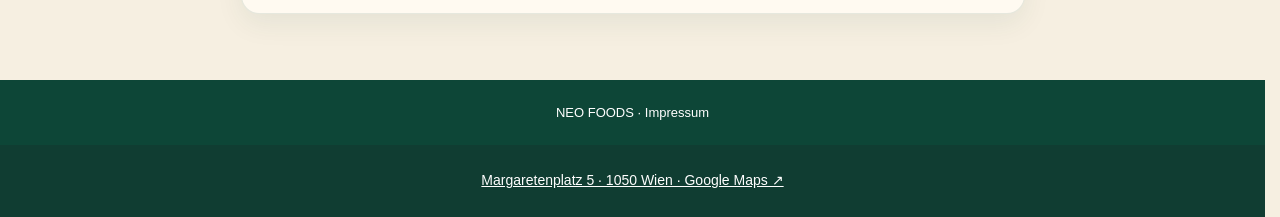
<file: impressum.html>
<!doctype html>
<html lang="de">
<head>
  <meta charset="utf-8">
  <meta name="viewport" content="width=device-width,initial-scale=1">
  <title>Impressum | NEO FOODS</title>
  
  <style>
    :root{
      --green:#0d4637;
      --cream:#f6efe1;
      --orange:#f5822a;
      --ink:#17382f;
      --white:#ffffff;
    }
    *{box-sizing:border-box}
    body{
      margin:0;
      font-family:Arial,Helvetica,sans-serif;
      background:var(--cream);
      color:var(--ink);
      line-height:1.65;
    }
    header{
      background:var(--green);
      color:white;
      padding:28px 18px;
    }
    header .wrap, main{
      max-width:820px;
      margin:0 auto;
    }
    header h1{
      margin:0;
      font-family:Georgia,"Times New Roman",serif;
      font-size:36px;
    }
    main{
      padding:30px 18px 48px;
    }
    section{
      background:#fffaf1;
      border:1px solid rgba(13,70,55,.10);
      border-radius:18px;
      padding:22px;
      margin-bottom:18px;
      box-shadow:0 10px 28px rgba(13,70,55,.07);
    }
    h2{
      margin-top:0;
      color:var(--green);
      font-family:Georgia,"Times New Roman",serif;
    }
    a{color:var(--green)}
    .back{
      display:inline-block;
      margin-top:8px;
      color:white;
      text-decoration:none;
      font-weight:700;
    }
    .placeholder{
      background:#fff1e6;
      border-left:4px solid var(--orange);
      padding:10px 12px;
      border-radius:8px;
      font-weight:700;
    }
    footer{
      background:var(--green);
      color:white;
      text-align:center;
      padding:22px 16px;
      font-size:13px;
    }
  </style>

<link rel="stylesheet" href="legal-mobile.css?v=9"></head>
<body>
  <header>
    <div class="wrap">
      <h1>Impressum</h1>
      <a class="back" href="index.html">← Zurück zum Menü</a>
    </div>
  </header>

  <main>
    <section>
      <h2>Medieninhaber / Diensteanbieter</h2>
      <p><strong>Kaktus Event GmbH</strong><br>
      Carlbergergasse 97/32<br>
      1230 Wien<br>
      Österreich</p>

      <p><strong>Betriebsstätte NEO FOODS</strong><br>
      Margaretenplatz 5/2-3<br>
      1050 Wien<br>
      Österreich</p>

      <p>
        Telefon: <a href="tel:+4369919588815">0699 19588815</a><br>
        E-Mail: <a href="mailto:office@neofoods-vienna.at">office@neofoods-vienna.at</a>
      </p>
    </section>

    <section>
      <h2>Unternehmensangaben</h2>
      <p>
        Firmenname: Kaktus Event GmbH<br>
        Rechtsform: Gesellschaft mit beschränkter Haftung (GmbH)<br>
        Sitz: Wien<br>
        Firmenbuchnummer: FN 527540w<br>
        Firmengericht: Handelsgericht Wien<br>
        UID-Nummer: ATU75443218<br>
        Geschäftsführer: Ali Osman Sen
      </p>

      <p>
        Gewerbewortlaut: Gastgewerbe in der Betriebsart Restaurant<br>
        Gewerberechtliche Geschäftsführung: Bilent Özen<br>
        GISA-Zahl: 39926890<br>
        Berufszweig: Restaurants<br>
        Behörde gem. ECG: Magistratisches Bezirksamt des V. Bezirkes<br>
        Standort der Gewerbeberechtigung: 1050 Wien, Margaretenplatz 5/2-3<br>
        Gewerbe seit: 17.07.2026
      </p>

      <p>
        Kammerzugehörigkeit: Wirtschaftskammer Wien, Fachgruppe Gastronomie<br>
        Berufsrecht: Gewerbeordnung 1994, abrufbar unter
        <a href="https://www.ris.bka.gv.at/" target="_blank" rel="noopener">ris.bka.gv.at</a>
      </p>
    </section>

    <section aria-labelledby="offenlegung-title">
      <h2 id="offenlegung-title">Offenlegung gemäß § 25 Mediengesetz</h2>
      <p>
        Medieninhaber und Herausgeber: Kaktus Event GmbH, Carlbergergasse 97/32, 1230 Wien<br>
        Unternehmensgegenstand: Gastgewerbe in der Betriebsart Restaurant (Betrieb von NEO FOODS)<br>
        Sitz: Wien<br>
        Geschäftsführer: Ali Sen
      </p>
      <p><strong>Gesellschafter:</strong></p>
      <ul>
        <li>Sabahattin Bulak (50 %)</li>
        <li>Dr. Turgay Taskiran (25 %)</li>
        <li>Ali Sen (25 %)</li>
      </ul>
      <p>Grundlegende Richtung: Diese Website informiert über das Angebot von NEO FOODS (Speisen, Getränke, Eis und Aktionen) am Margaretenplatz 5 in Wien.</p>
    </section>

    
  </main>

  <footer>NEO FOODS · Impressum</footer>
<footer class="legal-footer"><a class="map-link" href="https://www.google.com/maps?cid=4821702519984373930" target="_blank" rel="noopener">Margaretenplatz 5 · 1050 Wien · Google Maps ↗</a></footer></body>
</html>
</file>
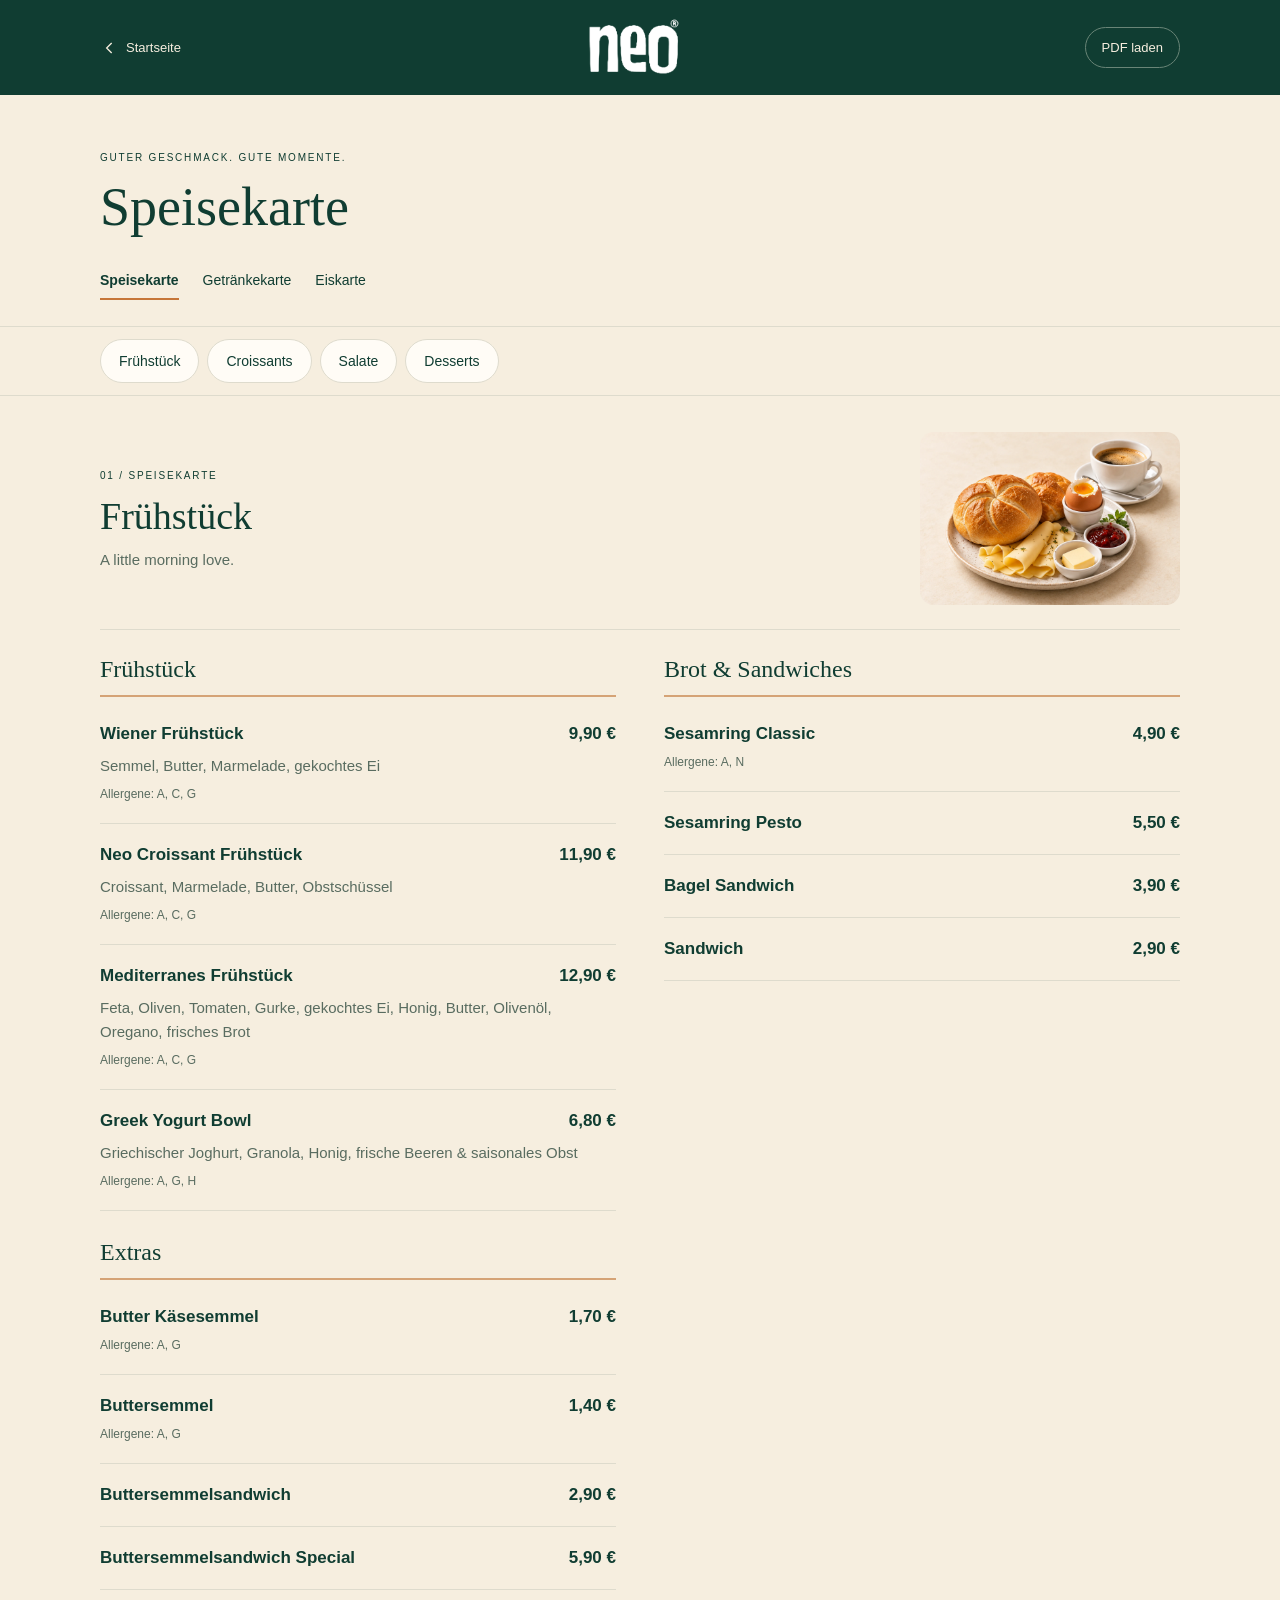
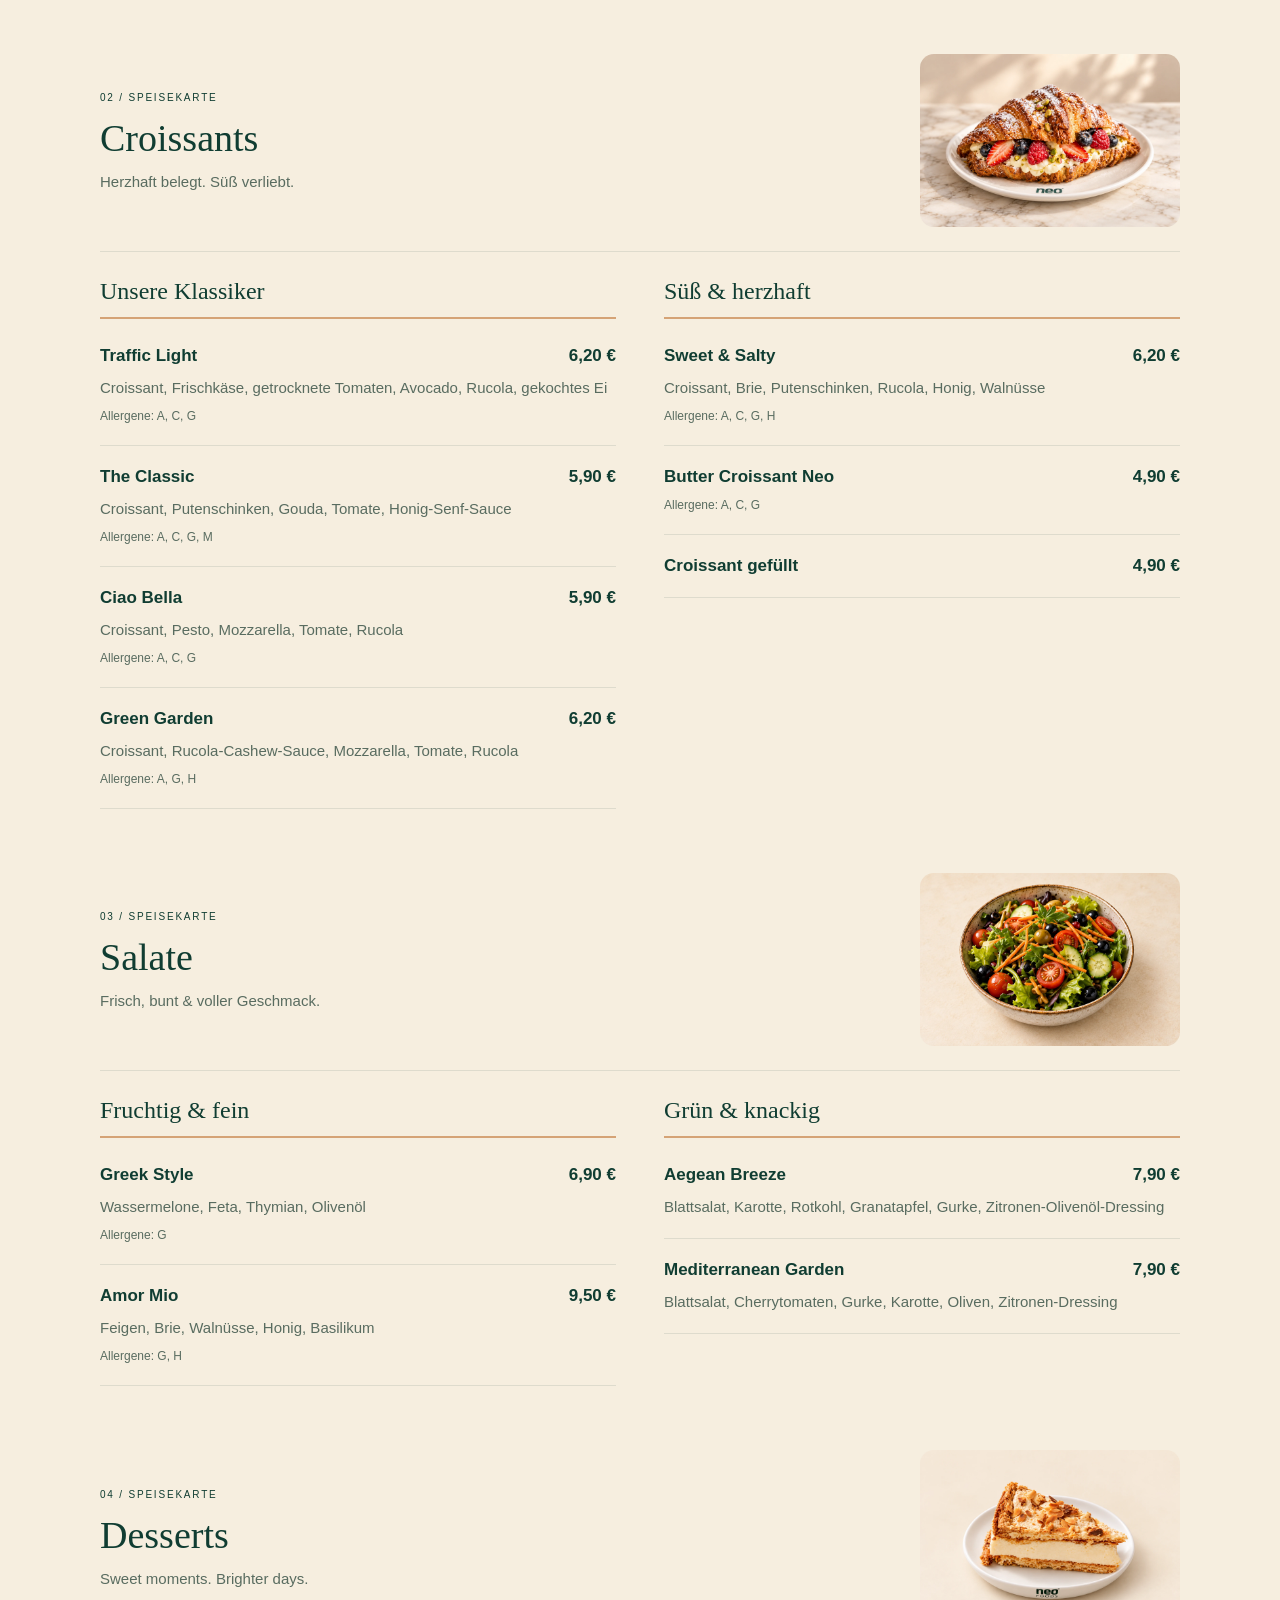
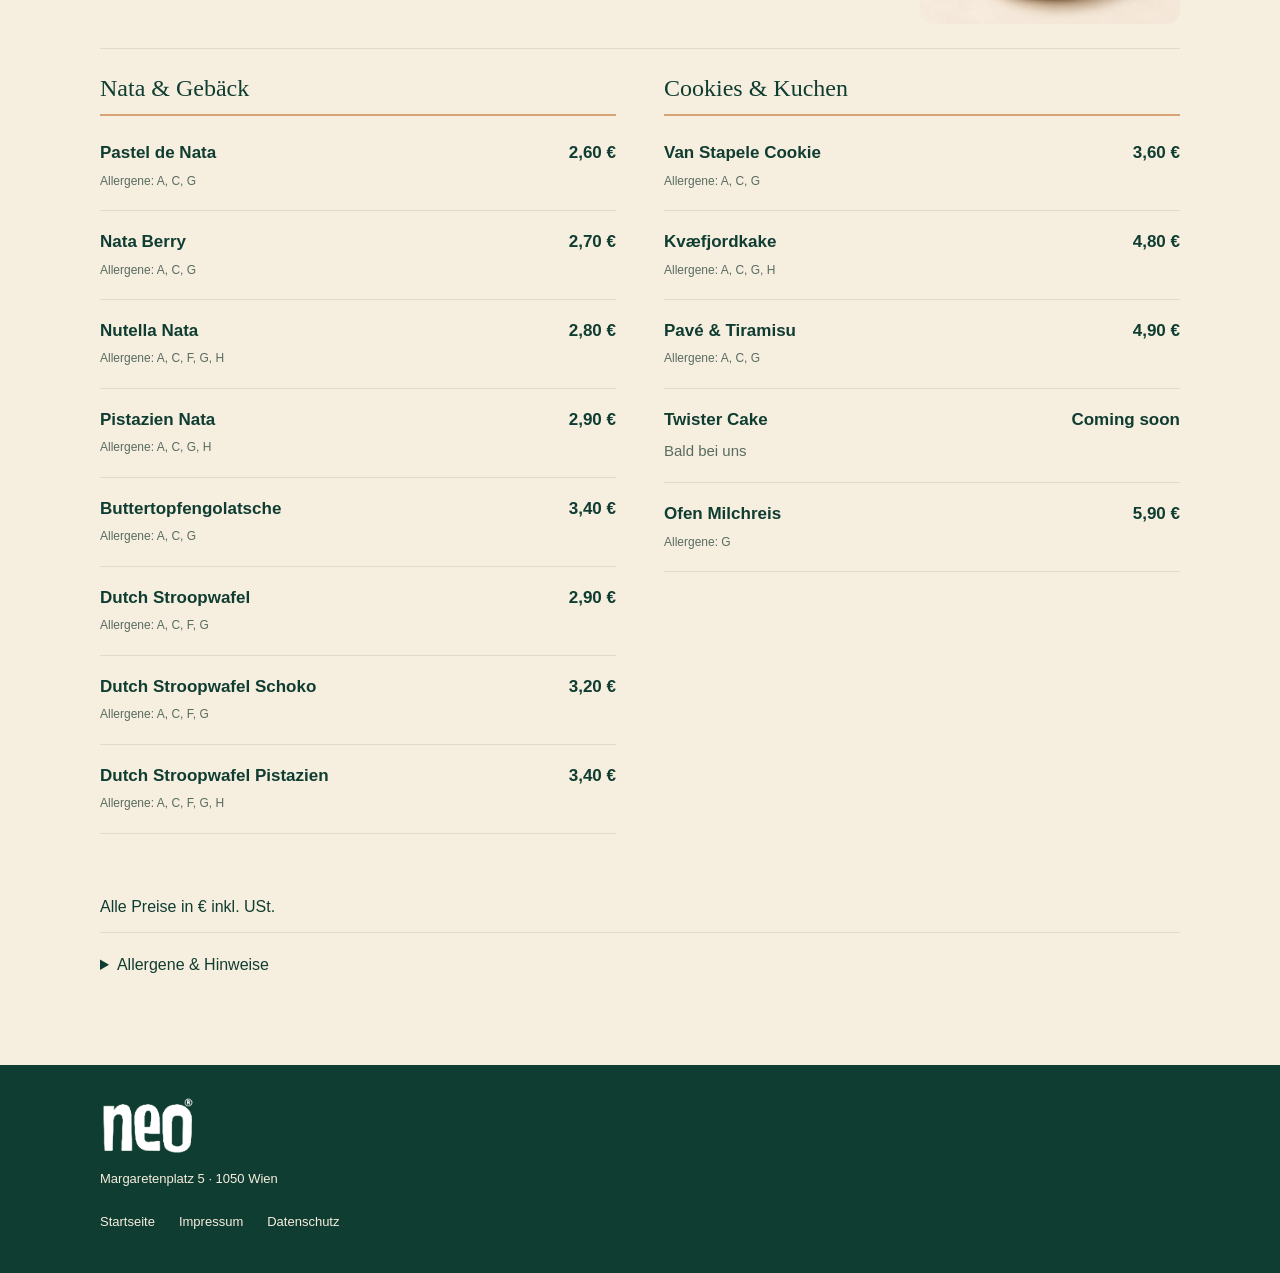
<file: speisekarte.html>
<!DOCTYPE html>
<html lang="de"><head><meta charset="utf-8"/><meta content="width=device-width,initial-scale=1" name="viewport"/><meta content="#103d32" name="theme-color"/><meta content="Speisekarte von NEO FOODS Vienna. Alle Produkte und Preise direkt lesen." name="description"/><title>Speisekarte | NEO FOODS</title><link href="readable-menu.css?v=29" rel="stylesheet"/></head><body><a class="skip" href="#menu-content">Zur Karte</a><header class="menu-header"><a class="back" href="index.html"><svg aria-hidden="true" fill="none" height="20" stroke="currentColor" stroke-width="1.6" viewbox="0 0 24 24" width="20"><path d="m14 6-6 6 6 6"></path></svg><span>Startseite</span></a><a aria-label="NEO FOODS Startseite" class="logo" href="index.html"><img alt="NEO FOODS" height="79" src="neo-logo.png" width="110"/></a><a class="pdf-link" download="" href="speisekarte.pdf">PDF laden</a></header><main id="menu-content"><div class="menu-heading"><p class="eyebrow">GUTER GESCHMACK. GUTE MOMENTE.</p><h1>Speisekarte</h1><nav aria-label="Unsere Karten" class="menu-switch"><a aria-current="page" href="speisekarte.html">Speisekarte</a><a href="getraenkekarte.html">Getränkekarte</a><a href="eiskarte.html">Eiskarte</a></nav></div><nav aria-label="Kategorien" class="category-nav" id="cms-category-nav"></nav><div class="menu-content"><div data-source="content/speisekarte.json" id="cms-menu"></div><p class="price-note">Alle Preise in € inkl. USt.</p><details class="allergens"><summary>Allergene &amp; Hinweise</summary><p>A Gluten · B Krebstiere · C Ei · D Fisch · E Erdnuss · F Soja · G Milch/Laktose · H Schalenfrüchte · L Sellerie · M Senf · N Sesam · O Sulfite · P Lupinen · R Weichtiere</p><p>Weitere Allergene sind je nach Croissantfüllung oder pflanzlicher Milchalternative möglich. Informationen zu Allergenen erhältst du bei unserem Team.</p></details></div></main><footer><a class="logo" href="index.html"><img alt="NEO FOODS" height="79" src="neo-logo.png" width="110"/></a><p>Margaretenplatz 5 · 1050 Wien</p><nav><a href="index.html">Startseite</a><a href="impressum.html">Impressum</a><a href="datenschutz.html">Datenschutz</a></nav></footer><script defer="" src="menu-cms.js"></script></body></html>
</file>
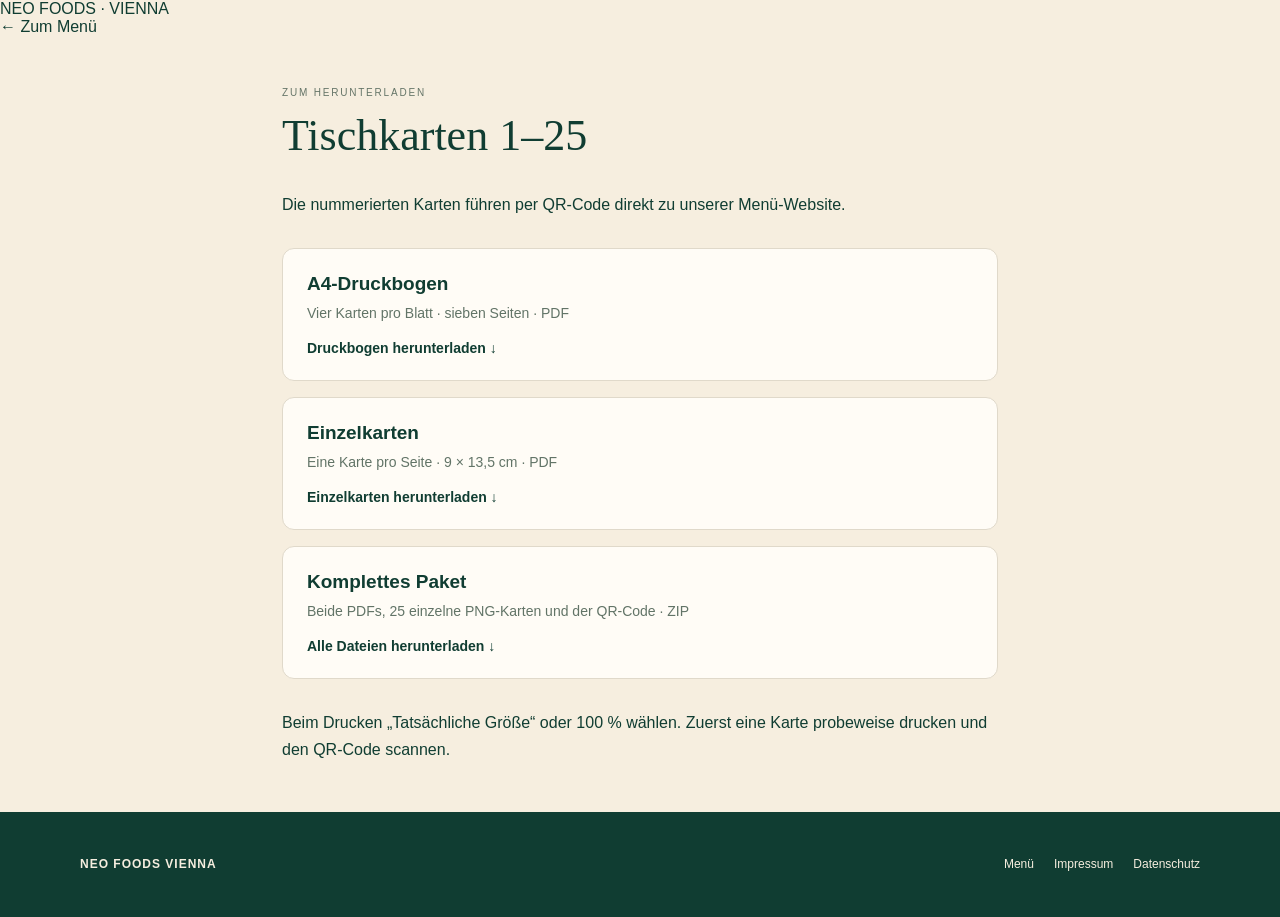
<file: tischkarten.html>
<!doctype html>
<html lang="de">
<head>
<meta charset="utf-8"><meta name="viewport" content="width=device-width,initial-scale=1">
<meta name="theme-color" content="#103d32"><title>Tischkarten herunterladen | NEO FOODS Vienna</title>
<link rel="stylesheet" href="home-v10.css?v=13">
<style>
.downloads{max-width:760px;margin:48px auto;padding:0 22px}.downloads h1{font:normal clamp(30px,7vw,44px)/1.15 Georgia,serif}.downloads p{line-height:1.7}.download-list{display:grid;gap:16px;margin:30px 0}.download-item{display:block;padding:24px;background:#fffcf6;border:1px solid #e0d9ca;border-radius:12px}.download-item strong{display:block;font-size:19px;margin-bottom:8px}.download-item span{display:block;font-size:14px;line-height:1.5;color:#627467}.download-item b{display:block;color:#103d32;margin-top:16px;font-size:14px}.download-item:hover{border-color:#103d32}
</style></head>
<body>
<header class="bar"><a class="brand" href="index.html">NEO FOODS · VIENNA</a><nav><a href="index.html">← Zum Menü</a></nav></header>
<main class="downloads"><p class="number">ZUM HERUNTERLADEN</p><h1>Tischkarten 1–25</h1><p>Die nummerierten Karten führen per QR-Code direkt zu unserer Menü-Website.</p>
<div class="download-list">
<a class="download-item" href="tischkarten-a4.pdf" download><strong>A4-Druckbogen</strong><span>Vier Karten pro Blatt · sieben Seiten · PDF</span><b>Druckbogen herunterladen ↓</b></a>
<a class="download-item" href="tischkarten-einzeln.pdf" download><strong>Einzelkarten</strong><span>Eine Karte pro Seite · 9 × 13,5 cm · PDF</span><b>Einzelkarten herunterladen ↓</b></a>
<a class="download-item" href="tischkarten-1-25.zip" download><strong>Komplettes Paket</strong><span>Beide PDFs, 25 einzelne PNG-Karten und der QR-Code · ZIP</span><b>Alle Dateien herunterladen ↓</b></a>
</div><p>Beim Drucken „Tatsächliche Größe“ oder 100 % wählen. Zuerst eine Karte probeweise drucken und den QR-Code scannen.</p></main>
<footer class="footer"><strong>NEO FOODS VIENNA</strong><nav><a href="index.html">Menü</a><a href="impressum.html">Impressum</a><a href="datenschutz.html">Datenschutz</a></nav></footer>
</body></html>
</file>
<file: home-v10.css>
:root{--green:#103d32;--cream:#f6eedf;--paper:#fffcf6;--orange:#e88642;--muted:#657568;--line:#dcd8c8}*{box-sizing:border-box}html{scroll-behavior:smooth;scroll-padding-top:24px}body{margin:0;background:var(--cream);color:var(--green);font-family:Arial,Helvetica,sans-serif}a{color:inherit;text-decoration:none}a:focus-visible,summary:focus-visible,video:focus-visible{outline:3px solid var(--orange);outline-offset:5px}h1,h2,h3,p{margin-top:0}h1,h2,h3{font-family:Georgia,serif;font-weight:normal}.skip-link{position:absolute;left:16px;top:-80px;z-index:3;background:var(--paper);padding:12px}.skip-link:focus{top:16px}.site-header{background:var(--green);color:var(--cream);display:flex;justify-content:space-between;align-items:center;gap:24px;padding:22px max(28px,calc((100vw - 1120px)/2));}.site-header img{display:block;width:132px;height:auto}.header-place{font-size:10px;letter-spacing:2px}.site-header nav{display:flex;gap:26px;font-size:13px}.site-header nav a{padding:12px 0}.menu-start{max-width:1120px;margin:auto;padding:32px 0 64px}.eyebrow{font:normal 10px/1.5 Arial,sans-serif;letter-spacing:1.8px;margin:0 0 10px}.offer{display:flex;align-items:center;justify-content:space-between;gap:24px;padding:24px 30px;background:#ece7d7;border-left:3px solid var(--orange)}.offer .eyebrow{color:var(--muted);margin-bottom:6px}.offer h1{font-size:28px;line-height:1.2;margin:0}.offer h1 span{white-space:nowrap}.offer-price{display:flex;align-items:center;gap:24px;flex-shrink:0}.offer-price strong{font:normal 38px Georgia,serif;white-space:nowrap}.offer-price>span{border-left:1px solid #c8cbbb;padding:8px 0 8px 24px;font-size:13px;white-space:nowrap}.section-heading{display:flex;justify-content:space-between;gap:20px;align-items:end;margin:38px 0 22px}.section-heading .eyebrow{color:var(--muted)}.section-heading h2{font-size:36px;line-height:1.1;margin:0}.menu-hint{font-size:12px;color:var(--muted)}.menu-grid{display:grid;grid-template-columns:repeat(3,minmax(0,1fr));gap:22px}.menu-tile{position:relative;display:flex;flex-direction:column;gap:24px;padding:24px;background:var(--paper);border-top:2px solid var(--green);min-width:0;transition:background .15s}.tile-number{font-size:11px;letter-spacing:1px;color:var(--muted)}.menu-tile h3{font-size:29px;margin:0 0 12px}.menu-tile p{font-size:13px;line-height:1.7;color:var(--muted);margin:0}.menu-tile p strong{color:var(--green)}.tile-arrow{position:absolute;right:24px;top:20px;color:#b9662f;font-size:25px}.cafe-story{max-width:1120px;margin:0 auto 48px;display:grid;grid-template-columns:minmax(0,42%) minmax(0,1fr);background:var(--green);color:var(--cream)}.story-photo img{display:block;width:100%;height:auto}.story-copy{padding:40px clamp(28px,5vw,70px);align-self:center;min-width:0}.story-copy .eyebrow{color:#bfd0bd;margin-bottom:22px}.story-copy h2{font-size:clamp(32px,3.5vw,48px);line-height:1.1;letter-spacing:-.7px;margin-bottom:24px}.story-copy>p:not(.eyebrow){font-size:14px;line-height:1.8;color:#d4ded0}.text-link{display:inline-flex;gap:30px;padding:12px 0;border-bottom:1px solid var(--orange);font-size:13px;margin:10px 0 24px}.social-links{display:flex;gap:22px;flex-wrap:wrap;font-size:12px}.social-links a{padding:10px 0}.moments-section{max-width:1120px;margin:0 auto 48px}.video-details{border-top:1px solid var(--line);border-bottom:1px solid var(--line)}.video-details summary{display:flex;justify-content:space-between;gap:20px;align-items:center;cursor:pointer;padding:24px 0;list-style:none}.video-details summary::-webkit-details-marker{display:none}.video-details .eyebrow{display:block;color:var(--muted)}.video-title{display:block;font:normal 29px Georgia,serif}.video-toggle{display:flex;gap:22px;align-items:center;font-size:12px}.video-toggle>span:last-child{color:#b9662f}.close-label{display:none}.video-details[open] .watch-label{display:none}.video-details[open] .close-label{display:inline}.video-stage{background:#e8e3d5;padding:24px;display:flex;justify-content:center;margin-bottom:24px}.video-stage video{display:block;max-width:100%;width:auto;height:min(65svh,620px);aspect-ratio:9/16;background:var(--green);object-fit:contain}.location{max-width:1120px;margin:0 auto 64px;display:grid;grid-template-columns:1fr 1.5fr;gap:48px;align-items:center}.location-copy{padding:20px 0}.number{font-size:10px;letter-spacing:1.8px;color:var(--muted)}.location h2{font-size:34px;line-height:1.15;margin:14px 0 24px}.location p{line-height:1.8;font-size:14px}.location iframe{display:block;width:100%;height:320px;border:0}.route{display:inline-block;padding:10px 0;border-bottom:1px solid var(--orange);font-size:13px}.footer{background:var(--green);color:var(--cream);padding:32px max(28px,calc((100vw - 1120px)/2));display:flex;justify-content:space-between;align-items:center;gap:28px;flex-wrap:wrap;font-size:12px;line-height:1.8}.footer strong{font-size:12px;letter-spacing:1px}.footer nav{display:flex;gap:20px;flex-wrap:wrap}.footer nav a,.map-link{padding:10px 0}.map-link{overflow-wrap:anywhere}
@media(max-width:1180px){.menu-start{padding:28px 24px 48px}.cafe-story,.moments-section,.location{margin-left:24px;margin-right:24px}.site-header{padding:20px 24px}}
@media(max-width:760px){.header-place{display:none}.site-header{flex-direction:column;gap:8px;padding:20px 20px 10px}.site-header img{width:126px}.site-header nav{gap:30px;font-size:12px}.menu-start{padding:20px 16px 36px}.offer{padding:17px 18px;gap:12px;align-items:flex-start}.offer h1{font-size:22px;max-width:210px}.offer h1 span{display:block}.offer .eyebrow{font-size:9px;letter-spacing:1.2px}.offer-price{flex-direction:column;gap:6px;align-items:flex-end;padding-top:17px}.offer-price strong{font-size:31px}.offer-price>span{border:0;padding:0;font-size:11px}.section-heading{margin:28px 0 17px}.section-heading h2{font-size:29px}.section-heading .eyebrow{display:none}.menu-hint{display:none}.menu-grid{grid-template-columns:1fr;gap:12px}.menu-tile{display:grid;grid-template-columns:24px minmax(0,1fr) 26px;gap:14px;align-items:center;padding:20px 18px;border-top:0;border-left:2px solid var(--green)}.tile-number{align-self:start;padding-top:5px}.menu-tile h3{font-size:26px;margin-bottom:6px}.menu-tile p{font-size:12px;line-height:1.55}.menu-tile p br{display:none}.menu-tile p br:after{content:' '}.tile-arrow{position:static;align-self:center}.cafe-story{grid-template-columns:1fr;margin:0 16px 32px}.story-photo{order:2}.story-copy{padding:32px 26px}.story-copy h2{font-size:35px}.moments-section{margin:0 16px 32px}.video-details summary{padding:22px 0;gap:15px}.video-title{font-size:25px}.video-toggle{font-size:11px;gap:10px;max-width:105px;line-height:1.5}.video-stage{padding:16px}.location{grid-template-columns:1fr;gap:20px;margin:0 16px 36px}.location-copy{padding:0 8px}.location h2{font-size:31px}.location iframe{height:280px}.footer{padding:28px 24px;display:block}.footer .map-link{display:block;margin:10px 0}.footer nav{gap:18px}}
@media(prefers-reduced-motion:reduce){html{scroll-behavior:auto}.menu-tile{transition:none}}

/* Consistent vector icons, including on iOS; subtle feedback for mouse, touch and keyboard. */
.ui-icon{display:inline-block;width:1em;height:1em;vertical-align:-.13em;flex-shrink:0;pointer-events:none}.tile-arrow{display:flex;align-items:center;justify-content:center}.tile-arrow .ui-icon{width:24px;height:24px;transition:transform .2s ease}.menu-tile{transition:background .2s ease,transform .2s ease,box-shadow .2s ease;-webkit-tap-highlight-color:rgba(16,61,50,.09)}
@media(hover:hover) and (pointer:fine){.menu-tile:hover{background:#edf0e4;transform:translateY(-3px);box-shadow:0 9px 22px rgba(16,61,50,.08)}.menu-tile:hover .tile-arrow .ui-icon{transform:translate(2px,-2px)}}
.menu-tile:focus-visible{background:#edf0e4;box-shadow:0 6px 18px rgba(16,61,50,.08)}.menu-tile:active{background:#e5ebdb;transform:scale(.985)}.menu-tile:active .tile-arrow .ui-icon{transform:translate(2px,-2px)}
@keyframes menu-arrive{from{opacity:0;transform:translateY(8px)}to{opacity:1;transform:translateY(0)}}
@media(prefers-reduced-motion:no-preference){.menu-tile{animation:menu-arrive .4s ease backwards}.menu-tile:nth-child(2){animation-delay:.06s}.menu-tile:nth-child(3){animation-delay:.12s}}
@media(prefers-reduced-motion:reduce){.menu-tile,.tile-arrow .ui-icon{transition:none;animation:none}.menu-tile:hover,.menu-tile:active,.menu-tile:hover .tile-arrow .ui-icon,.menu-tile:active .tile-arrow .ui-icon{transform:none}}

/* Intentional selection feedback before following a menu link. */
.menu-tile{transition:background .2s ease,color .2s ease,transform .2s ease,box-shadow .2s ease,opacity .2s ease}
.menu-tile.is-opening{animation:none;background:var(--green);color:var(--cream);transform:translateY(-3px) scale(1.015);box-shadow:0 12px 28px rgba(16,61,50,.16)}
.menu-tile.is-opening p,.menu-tile.is-opening p strong,.menu-tile.is-opening .tile-number{color:var(--cream)}
.menu-tile.is-opening .tile-arrow{color:#ffac6e}.menu-tile.is-opening .tile-arrow .ui-icon{transform:translate(4px,-4px)}
.menu-grid.is-navigating .menu-tile:not(.is-opening){opacity:.45;transform:scale(.985)}
@media(prefers-reduced-motion:reduce){.menu-tile.is-opening,.menu-grid.is-navigating .menu-tile:not(.is-opening),.menu-tile.is-opening .tile-arrow .ui-icon{transform:none;transition:none}}

/* Compact evening offer, with a clear price and time hierarchy. */
.offer{position:relative;isolation:isolate;overflow:hidden;background:linear-gradient(115deg,#103d32,#194c3d);color:var(--cream);border:1px solid #285642;border-radius:12px;padding:27px 32px;gap:30px;box-shadow:0 8px 24px rgba(16,61,50,.06)}
.offer:after{content:"";position:absolute;z-index:-1;right:205px;top:50%;transform:translateY(-50%);width:145px;height:88px;background:url("neo-logo.png?v=13") center top/145px auto no-repeat;opacity:.16;border:0;border-radius:0;pointer-events:none}
.offer .eyebrow{display:flex;align-items:center;gap:8px;color:#eac4a0;font-size:9px;letter-spacing:1.8px;margin-bottom:11px}.offer-dot{width:5px;height:5px;background:#efa365;border-radius:50%;flex-shrink:0}.offer h1{font-size:32px;line-height:1.15;letter-spacing:-.35px}.offer h1 span{color:#cfdbcc}.offer-copy{min-width:0}
.offer-price{display:flex;flex-direction:column;align-items:center;justify-content:center;gap:8px;min-width:148px;border-left:1px solid rgba(246,238,223,.18);padding-left:28px}.offer-price strong{font:normal 44px/1 Georgia,serif;letter-spacing:-1px;color:#ffcf9f}.offer-price>span{border:1px solid rgba(246,238,223,.24);border-radius:20px;padding:5px 12px;font-size:11px;line-height:1.3;color:var(--cream)}
@media(max-width:760px){.offer{padding:20px 18px;gap:14px;align-items:center;border-radius:10px}.offer .eyebrow{font-size:8px;letter-spacing:1.1px;gap:6px;margin-bottom:9px}.offer h1{font-size:24px;line-height:1.16;max-width:none}.offer h1 span{display:block;margin-top:3px}.offer-price{min-width:89px;padding:0 0 0 14px;gap:9px}.offer-price strong{font-size:32px;letter-spacing:-.6px}.offer-price>span{font-size:10px;padding:5px 8px}.offer:after{right:100px;top:50%;width:110px;height:67px;background-size:110px auto;opacity:.07}}
@media(max-width:360px){.offer{padding:18px 14px;gap:10px}.offer h1{font-size:21px}.offer-price{min-width:80px;padding-left:10px}.offer-price strong{font-size:29px}.offer .eyebrow{font-size:7px;letter-spacing:.8px}}

.offer-price>.offer-time{display:inline-flex;align-items:center;justify-content:center;gap:7px;background:#f3e8d5;color:#103d32;border:1px solid #f3e8d5;border-radius:7px;padding:8px 12px;font-size:12px;font-weight:600;line-height:1.2;letter-spacing:.2px;box-shadow:0 2px 8px rgba(0,0,0,.05)}.offer-time svg{display:block;flex-shrink:0;width:16px;height:16px}
@media(max-width:760px){.offer-price>.offer-time{padding:7px 8px;font-size:11px;gap:5px}.offer-time svg{width:14px;height:14px}}
@media(max-width:360px){.offer-price>.offer-time{padding:6px;font-size:10px;gap:4px}}

/* Photo-led menu cards, compact on phones. */
.menu-grid{gap:22px}.menu-tile{display:flex;flex-direction:column;padding:0;gap:0;border:1px solid #e2ddcf;border-radius:16px;overflow:hidden;background:#fffcf6;box-shadow:0 4px 18px rgba(16,61,50,.04)}.tile-photo{width:100%;aspect-ratio:3/2;background:#efe6d6;overflow:hidden}.tile-photo img{display:block;width:100%;height:100%;object-fit:contain}.tile-copy{padding:23px;min-width:0;flex:1}.tile-number{display:block;font-size:9px;letter-spacing:1.5px;margin-bottom:12px}.menu-tile h3{font-size:30px;margin:0 0 10px}.menu-tile p{font-size:13px;line-height:1.6}.tile-cta{display:flex;align-items:center;justify-content:space-between;margin-top:21px;padding-top:14px;border-top:1px solid #e0dfd0;font-size:12px;font-weight:600}.tile-arrow{position:static;width:29px;height:29px;border-radius:50%;background:#f2e8d9;color:#a45c2b;font-size:18px}.tile-arrow .ui-icon{width:18px;height:18px}.menu-tile.is-opening .tile-cta{border-color:#527363}.menu-tile.is-opening .tile-arrow{background:#285747}.brand-mark{display:block;width:110px;height:68px;overflow:hidden}.brand-mark img{display:block;width:110px;height:auto}.footer .brand-mark{margin-bottom:12px}.location .brand-mark{filter:brightness(0);opacity:.75;margin-bottom:12px}
@media(max-width:760px){.menu-grid{gap:14px}.menu-tile{display:grid;grid-template-columns:112px minmax(0,1fr);align-items:center;gap:16px;padding:14px;border-radius:14px}.tile-photo{width:112px;aspect-ratio:3/2;border-radius:9px;align-self:center}.tile-copy{padding:0}.tile-number{font-size:8px;letter-spacing:1px;margin-bottom:7px;padding:0}.menu-tile h3{font-size:23px;line-height:1.15;margin-bottom:6px;letter-spacing:-.5px}.menu-tile p{font-size:11px;line-height:1.5}.menu-tile p br{display:initial}.tile-cta{margin-top:9px;padding-top:8px;font-size:10px}.tile-arrow{width:24px;height:24px}.tile-arrow .ui-icon{width:16px;height:16px}.section-heading h2{font-size:29px}}
@media(max-width:360px){.menu-tile{grid-template-columns:88px minmax(0,1fr);gap:12px;padding:12px}.tile-photo{width:88px}.menu-tile h3{font-size:21px}}
/* A compact film feature with its own editorial frame. */
.moments-feature{display:grid;grid-template-columns:1fr 300px;gap:48px;align-items:center;padding:38px 56px;background:#103d32;color:#f6eedf;border-radius:18px;overflow:hidden}.moments-copy h2{font-size:clamp(34px,4vw,52px);line-height:1.08;margin:18px 0 24px}.moments-copy>p:not(.eyebrow){font-size:16px;line-height:1.75;color:#d4ded0}.moments-copy .eyebrow{color:#eac4a0}.moments-copy .social-links a{border-bottom:1px solid #c7986f;font-size:13px}.moments-film{width:100%;text-align:center}.moments-film video{display:block;width:100%;aspect-ratio:9/16;max-height:480px;object-fit:contain;background:#e8ddc8;border-radius:12px}.moments-film>span{display:block;font-size:10px;letter-spacing:1px;margin-top:12px;color:#c9d7c7}
@media(max-width:760px){.moments-feature{grid-template-columns:1fr;gap:24px;padding:28px 22px;margin-left:16px;margin-right:16px;border-radius:14px}.moments-copy h2{font-size:36px;margin:12px 0 16px}.moments-copy>p:not(.eyebrow){font-size:15px}.moments-film{width:min(100%,260px);justify-self:center}.moments-film video{max-height:440px}.moments-copy .eyebrow{font-size:9px;letter-spacing:1.2px}}

/* New logo proportions: show the whole logo (incl. FOODS), no cropping. */
.brand-mark{height:auto;overflow:visible}
.offer:after{height:auto;aspect-ratio:1.22/1}
</file>
<file: legal-mobile.css>
html{max-width:100%;scrollbar-gutter:stable}body{max-width:100%;overflow-wrap:anywhere}header .wrap,main{min-width:0;width:100%}header h1{font-size:clamp(23px,5.2vw,36px);line-height:1.2;overflow-wrap:anywhere;hyphens:auto}h2{font-size:clamp(20px,4.8vw,26px);line-height:1.3;overflow-wrap:anywhere}p,li,a{overflow-wrap:anywhere}main section{min-width:0}ul,ol{padding-left:22px}.legal-footer{background:#103d32;color:#fff;padding:24px 18px;text-align:center;font-size:14px}.legal-footer a{color:inherit;display:inline-block;line-height:1.7}@media(max-width:480px){header{padding:23px 16px}main{padding:22px 12px 32px}section{padding:18px 15px;border-radius:12px}body{font-size:15px;line-height:1.65}}
</file>
<file: readable-menu.css>
:root{--green:#103d32;--cream:#f6eedf;--muted:#596c60;--line:#dedbcd}*{box-sizing:border-box}html{scroll-behavior:smooth;scroll-padding-top:90px}body{margin:0;background:var(--cream);color:var(--green);font-family:Arial,Helvetica,sans-serif}a{color:inherit;text-decoration:none}a:focus-visible,summary:focus-visible{outline:3px solid #dc8a48;outline-offset:4px}.skip{position:absolute;top:-80px;padding:16px;background:white;z-index:10}.skip:focus{top:0}.menu-header{display:flex;align-items:center;justify-content:space-between;padding:18px max(24px,calc((100vw - 1080px)/2));background:var(--green);color:var(--cream);gap:16px}.back{display:flex;align-items:center;gap:6px;min-height:44px}.pdf-link{padding:12px 16px;border:1px solid #698577;border-radius:30px}.menu-header a{font-size:13px}.logo{display:block;width:94px;height:59px;overflow:hidden}.logo img{display:block;width:94px;height:auto}.menu-heading{max-width:1080px;margin:auto;padding:44px 0 26px}.eyebrow{font-size:10px;letter-spacing:1.8px;line-height:1.7}h1,h2,h3{font-family:Georgia,serif;font-weight:normal}h1{font-size:clamp(34px,5vw,54px);margin:10px 0 24px}.menu-switch{display:flex;flex-wrap:wrap;gap:8px 24px;font-size:14px}.menu-switch a{padding:10px 0;border-bottom:2px solid transparent}.menu-switch [aria-current]{border-color:#c67639;font-weight:600}.category-nav{position:sticky;top:0;z-index:5;display:flex;gap:8px;overflow-x:auto;padding:12px max(24px,calc((100vw - 1080px)/2));background:#f6eedff5;backdrop-filter:blur(10px);border-top:1px solid var(--line);border-bottom:1px solid var(--line);scrollbar-width:thin}.category-nav a{flex-shrink:0;min-height:44px;padding:12px 18px;border-radius:24px;background:#fffcf6;border:1px solid var(--line);font-size:14px;display:flex;align-items:center}.category-nav a:hover{background:var(--green);color:var(--cream)}.menu-content{max-width:1080px;margin:auto;padding-bottom:48px}.category-section{margin:36px 0 64px;scroll-margin-top:8px}.category-intro{display:grid;grid-template-columns:1fr 260px;align-items:center;gap:30px;margin-bottom:26px;border-bottom:1px solid var(--line);padding-bottom:24px}.category-intro h2{font-size:38px;margin:10px 0}.category-intro p{font-size:15px;line-height:1.6;color:var(--muted);margin:0}.category-intro img{width:260px;aspect-ratio:3/2;object-fit:cover;border-radius:14px}.product-grid{display:grid;grid-template-columns:1fr 1fr;gap:28px 48px;align-items:start}.product-group{min-width:0}.product-group h3{font-size:24px;margin:0 0 6px;padding-bottom:12px;border-bottom:2px solid #d5a376}.product{padding:19px 0;border-bottom:1px solid var(--line)}.product-line{display:flex;justify-content:space-between;align-items:baseline;gap:18px}.product h4{font-size:17px;line-height:1.4;margin:0;font-weight:600;overflow-wrap:anywhere}.price{white-space:nowrap;font-size:17px;font-variant-numeric:tabular-nums}.product p{font-size:15px;line-height:1.6;color:var(--muted);margin:8px 0 0}.product small{display:block;font-size:12px;line-height:1.6;color:var(--muted);margin-top:7px}.milk-note{background:#e9eadc;padding:24px;border-radius:12px;grid-column:1/-1}.milk-note h3{font-size:24px;margin:0 0 12px}.milk-note p,.allergens p{font-size:14px;line-height:1.7;margin:0}.allergens{border-top:1px solid var(--line);padding:20px 0}.allergens summary{cursor:pointer;min-height:44px;line-height:1.5}.allergens p+p{margin-top:12px}.scoop-price{grid-column:1/-1;background:var(--green);color:var(--cream);padding:20px 24px;border-radius:12px;margin:0;display:flex;align-items:center;gap:18px}.scoop-price strong{font:normal 36px Georgia,serif}.flavors{list-style:none;padding:0;margin:0}.flavors li{padding:16px 0;border-bottom:1px solid var(--line);font-size:17px}footer{background:var(--green);color:var(--cream);padding:32px max(24px,calc((100vw - 1080px)/2));font-size:13px}footer nav{display:flex;flex-wrap:wrap;gap:24px}footer nav a{padding:12px 0}footer p{line-height:1.6}@media(max-width:1140px){.menu-heading,.menu-content{margin-left:24px;margin-right:24px}}@media(max-width:680px){html{scroll-padding-top:86px}.menu-header{padding:16px 18px}.menu-header .logo{width:80px;height:50px}.menu-header .logo img{width:80px}.pdf-link{padding:10px}.menu-heading{padding:28px 0 22px}.menu-heading,.menu-content{margin-left:20px;margin-right:20px}.menu-heading .eyebrow{font-size:8px;letter-spacing:1.3px}.menu-switch{gap:18px;font-size:13px}.category-nav{padding:10px 20px}.category-section{margin:26px 0 44px}.category-intro{grid-template-columns:minmax(0,1fr) 104px;gap:16px;padding-bottom:22px;margin-bottom:24px}.category-intro img{width:104px;border-radius:10px}.category-intro h2{font-size:29px;overflow-wrap:anywhere}.category-intro .eyebrow{font-size:8px;letter-spacing:1px}.category-intro p{font-size:14px}.product-grid{grid-template-columns:minmax(0,1fr);gap:28px}.product-group h3{font-size:24px}.product-line{gap:12px}.product h4,.price{font-size:16px}.product p{font-size:15px}.milk-note{padding:20px}.scoop-price strong{font-size:32px}}@media(prefers-reduced-motion:reduce){html{scroll-behavior:auto}}
.category-intro img{height:auto}.category-nav{scrollbar-width:none}.category-nav::-webkit-scrollbar{display:none}
.pdf-link,.back{white-space:nowrap}.menu-header .logo{flex-shrink:0}
</file>
